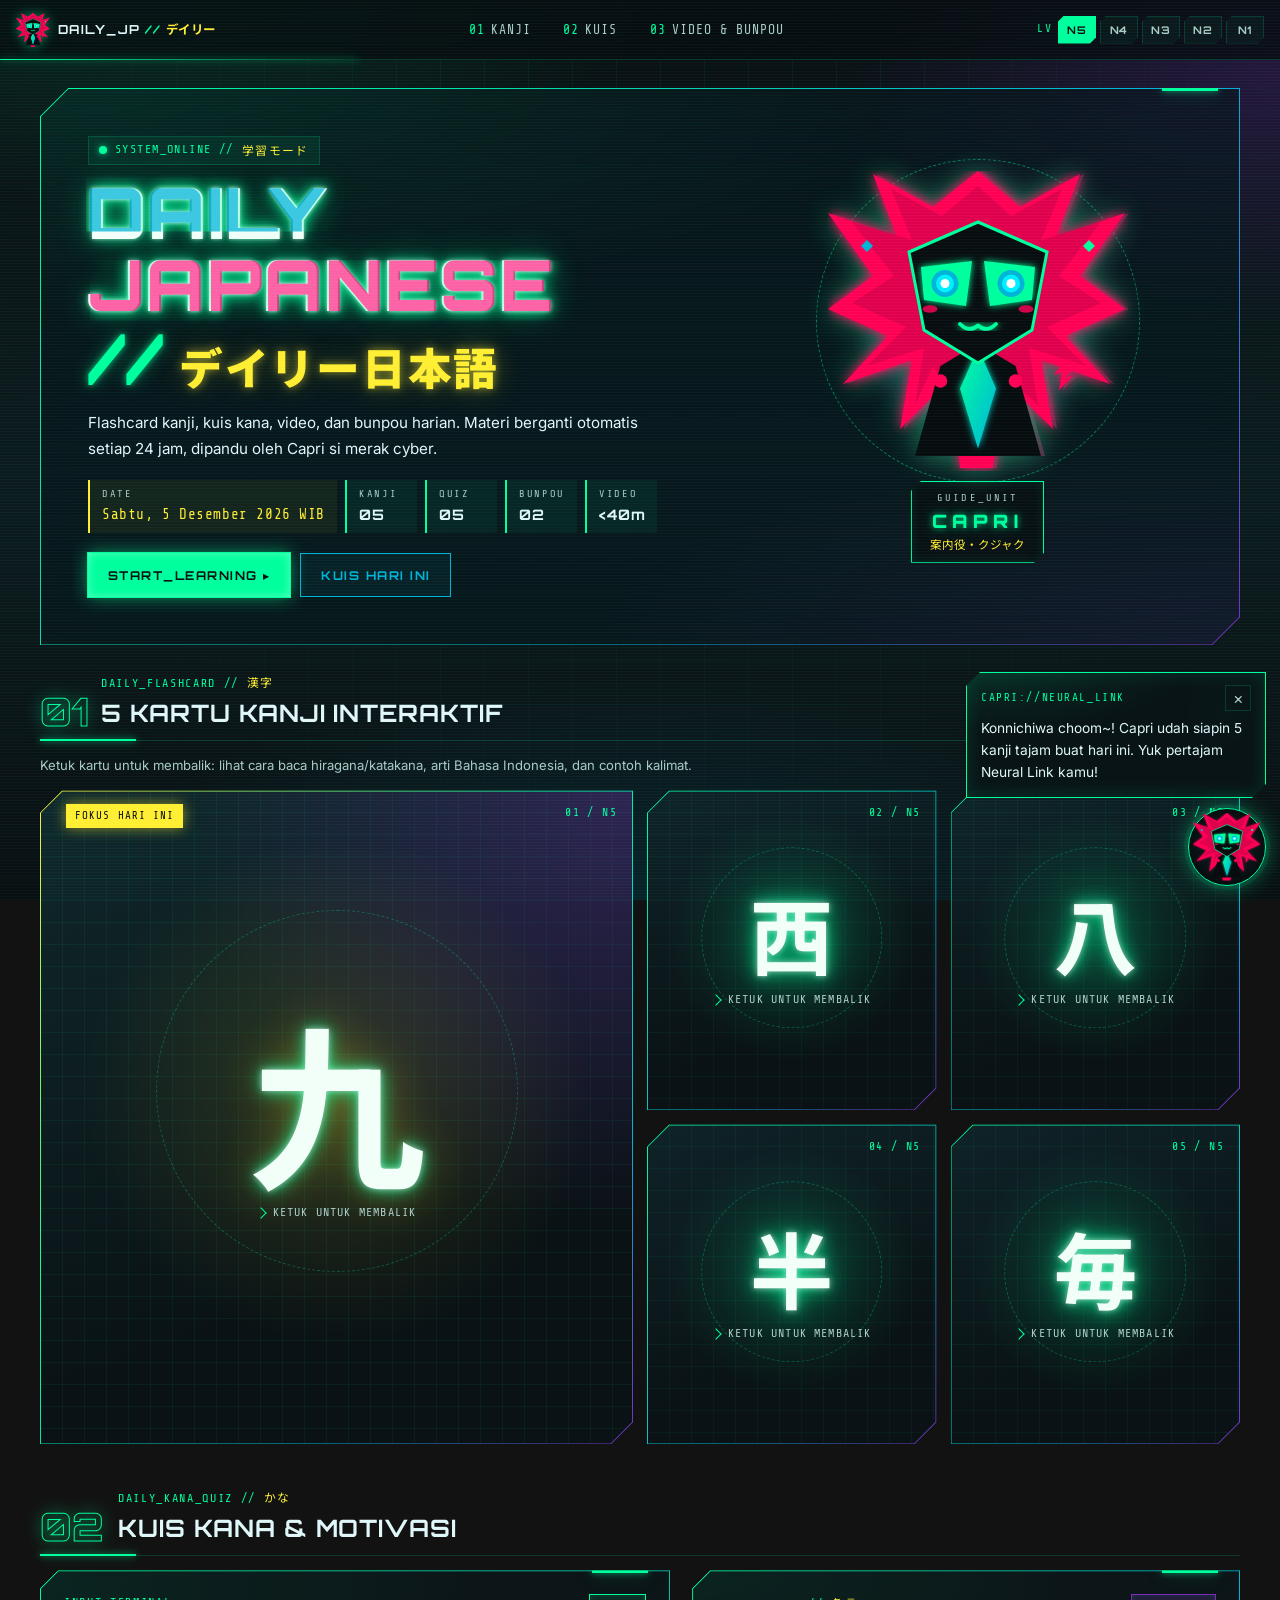
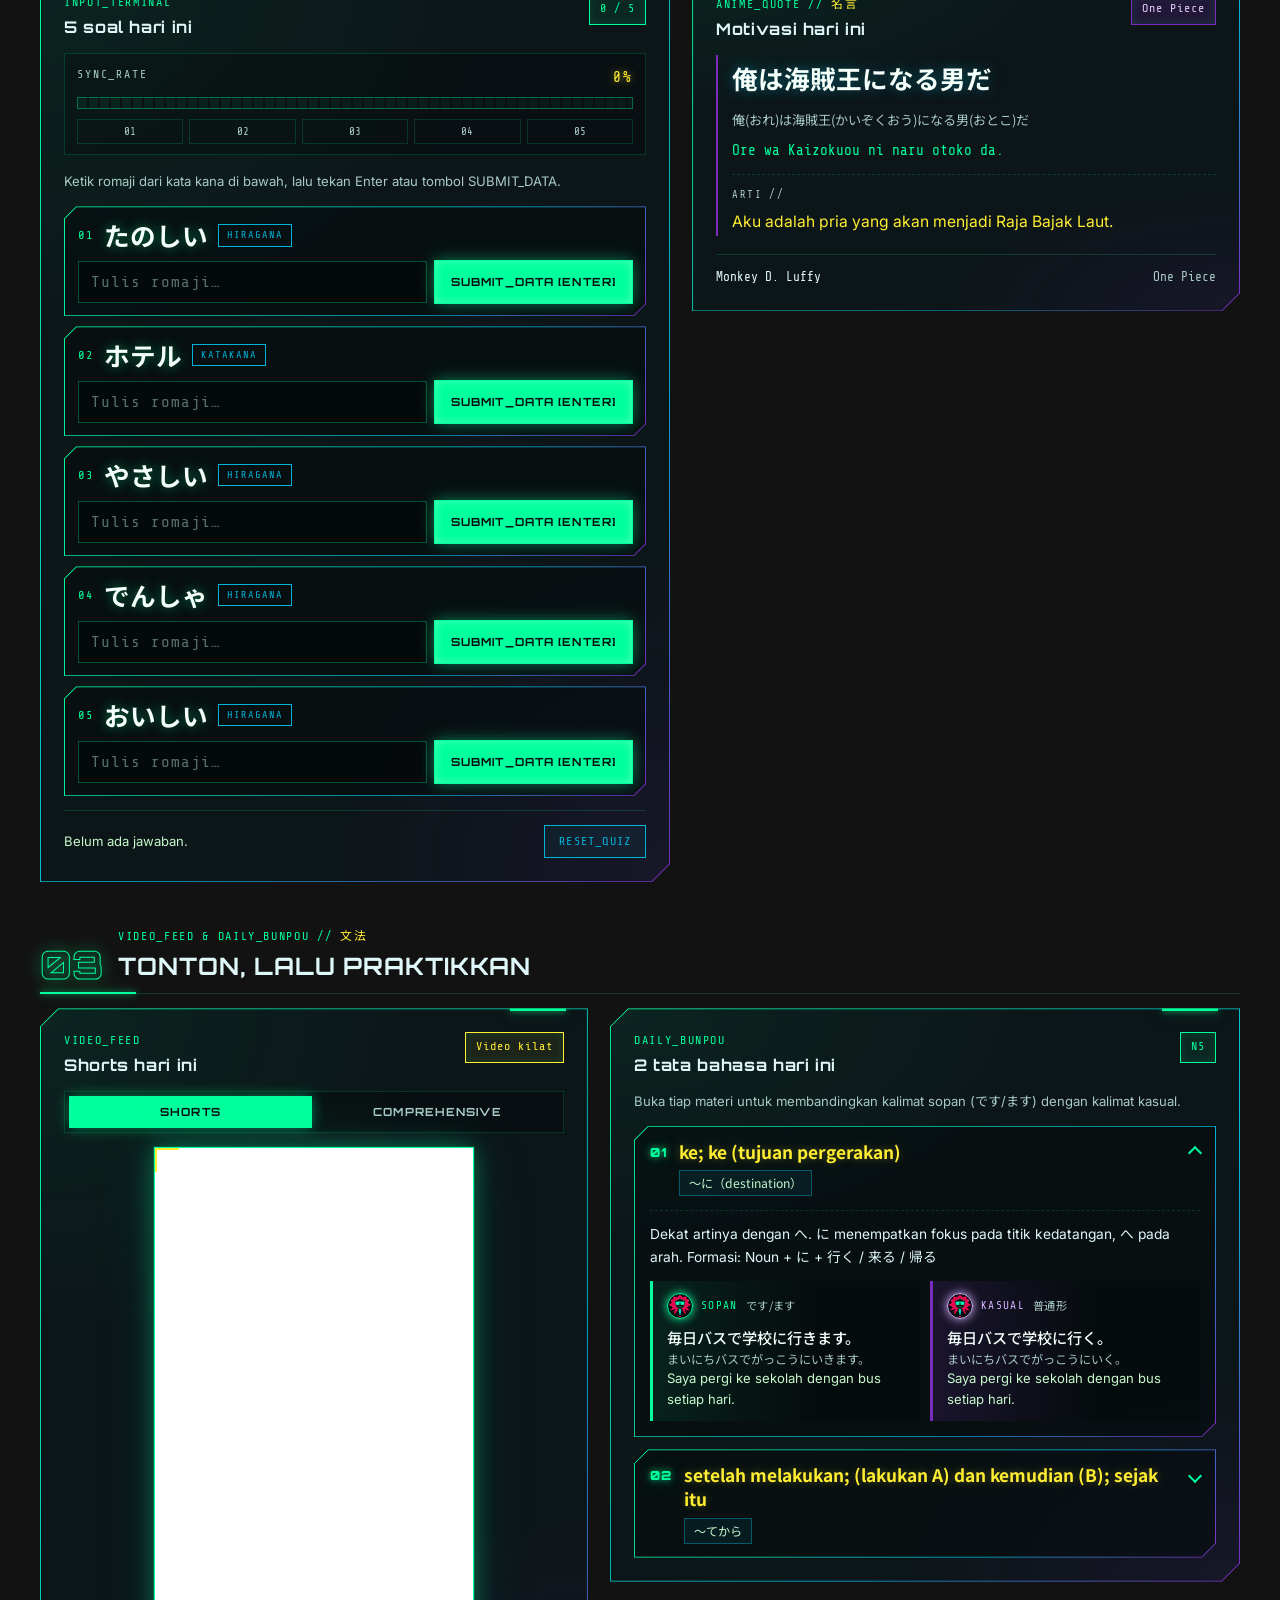
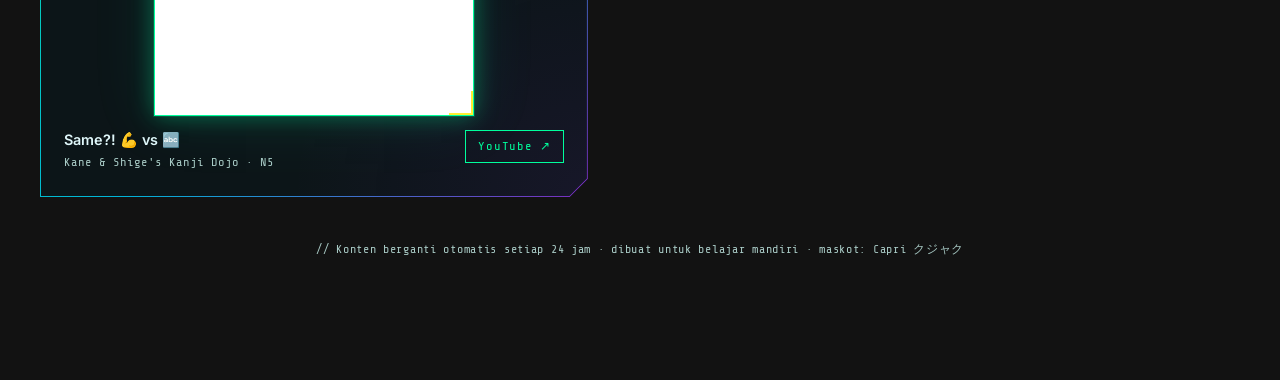
<file: index.html>
<!DOCTYPE html>
<html lang="id">
<head>
  <meta charset="UTF-8">
  <meta name="viewport" content="width=device-width, initial-scale=1.0, viewport-fit=cover">
  <meta name="theme-color" content="#0a0f12">
  <meta name="color-scheme" content="dark">
  <meta name="description" content="Belajar kanji dengan flashcard, kuis kana harian, bunpou, video, dan quote anime motivasi bersama Capri.">
  <title>DAILY JAPANESE // デイリー日本語 — Flashcard, Kuis Kana & Bunpou</title>
  <link rel="icon" type="image/svg+xml" href="assets/capri.svg">
  <link rel="preconnect" href="https://fonts.googleapis.com">
  <link rel="preconnect" href="https://fonts.gstatic.com" crossorigin>
  <link href="https://fonts.googleapis.com/css2?family=Inter:wght@400;500;600;700&family=Noto+Sans+JP:wght@400;500;700;900&family=Orbitron:wght@500;700;900&family=Share+Tech+Mono&display=swap" rel="stylesheet">
  <link rel="stylesheet" href="style.css">
</head>
<body>
  <div class="scan-beam" aria-hidden="true"></div>

  <header class="topbar">
    <a class="topbar-brand" href="#top" aria-label="Daily Japanese, ke atas">
      <img src="assets/capri.svg" alt="" width="34" height="34">
      <span class="topbar-brand-text">DAILY_JP<em>//</em><span lang="ja">デイリー</span></span>
    </a>

    <nav class="topbar-nav" aria-label="Navigasi bagian">
      <a href="#kanji"><span>01</span>Kanji</a>
      <a href="#quiz"><span>02</span>Kuis</a>
      <a href="#learn"><span>03</span>Video &amp; Bunpou</a>
    </nav>

    <div class="level-switch">
      <span class="level-switch-label" aria-hidden="true">LV</span>
      <div class="level-tabs" id="levelTabs" role="group" aria-label="Filter level JLPT"></div>
    </div>
  </header>

  <main class="shell" id="app">
    <section class="hero hud" id="top" aria-labelledby="heroTitle">
      <div class="hero-copy">
        <p class="hero-kicker"><span class="status-dot" aria-hidden="true"></span>SYSTEM_ONLINE // <span lang="ja">学習モード</span></p>
        <h1 class="hero-title" id="heroTitle">
          <span class="glitch" data-text="DAILY JAPANESE">DAILY JAPANESE</span>
          <span class="hero-title-sep" aria-hidden="true">//</span>
          <span class="hero-title-jp" lang="ja">デイリー日本語</span>
        </h1>
        <p class="hero-lead">Flashcard kanji, kuis kana, video, dan bunpou harian. Materi berganti otomatis setiap 24 jam, dipandu oleh Capri si merak cyber.</p>

        <div class="hero-meta">
          <div class="hud-chip hud-chip--date">
            <span class="hud-chip-label">DATE</span>
            <time id="today" datetime=""></time>
          </div>
          <div class="hud-chip"><span class="hud-chip-label">KANJI</span><strong>05</strong></div>
          <div class="hud-chip"><span class="hud-chip-label">QUIZ</span><strong>05</strong></div>
          <div class="hud-chip"><span class="hud-chip-label">BUNPOU</span><strong>02</strong></div>
          <div class="hud-chip"><span class="hud-chip-label">VIDEO</span><strong>&lt;40m</strong></div>
        </div>

        <div class="hero-actions">
          <a class="btn-neon" href="#kanji">START_LEARNING ▸</a>
          <a class="btn-ghost" href="#quiz">Kuis hari ini</a>
        </div>
      </div>

      <figure class="hero-mascot">
        <div class="hero-mascot-ring">
          <img src="assets/capri.svg" alt="Capri, maskot merak cyberpunk berwarna hijau neon" width="260" height="260">
        </div>
        <figcaption class="hero-mascot-badge">
          <span class="hero-mascot-role">GUIDE_UNIT</span>
          <strong>CAPRI</strong>
          <span lang="ja">案内役・クジャク</span>
        </figcaption>
      </figure>
    </section>

    <div class="state hud" id="state" role="status" aria-live="polite">
      <span class="spinner" aria-hidden="true"></span>
      <p id="stateText">Memuat data harian…</p>
      <button class="retry" id="retry" type="button" hidden>Coba lagi</button>
    </div>

    <div class="content" id="content" hidden>
      <!-- 01 // Kanji flashcard -->
      <section class="section kanji-panel" id="kanji" aria-labelledby="kanjiHeading">
        <div class="section-head">
          <span class="section-index" aria-hidden="true">01</span>
          <div class="section-titles">
            <p class="eyebrow">DAILY_FLASHCARD // <span lang="ja">漢字</span></p>
            <h2 id="kanjiHeading"><span id="kanjiCount">5</span> kartu kanji interaktif</h2>
          </div>
          <span class="level-tag" id="levelLabel">N5</span>
        </div>
        <p class="hint-text">Ketuk kartu untuk membalik: lihat cara baca hiragana/katakana, arti Bahasa Indonesia, dan contoh kalimat.</p>
        <div class="kanji-list" id="kanjiList" aria-live="polite"></div>
      </section>

      <!-- 02 // Kuis kana + quote -->
      <div class="section" id="quiz">
        <div class="section-head">
          <span class="section-index" aria-hidden="true">02</span>
          <div class="section-titles">
            <p class="eyebrow">DAILY_KANA_QUIZ // <span lang="ja">かな</span></p>
            <h2>Kuis kana &amp; motivasi</h2>
          </div>
        </div>

        <div class="grid-2">
          <section class="panel hud quiz-panel" aria-labelledby="quizHeading">
            <div class="panel-head">
              <div>
                <p class="eyebrow">INPUT_TERMINAL</p>
                <h3 class="panel-title" id="quizHeading">5 soal hari ini</h3>
              </div>
              <span class="level-tag" id="quizScore">0 / 5</span>
            </div>

            <div class="hud-meter">
              <div class="hud-meter-top">
                <span>SYNC_RATE</span>
                <span class="hud-meter-value" id="quizPercent">0%</span>
              </div>
              <div class="hud-meter-track" id="quizMeter" role="progressbar" aria-label="Skor kuis" aria-valuemin="0" aria-valuemax="5" aria-valuenow="0">
                <span class="hud-meter-fill" id="quizMeterFill"></span>
              </div>
              <ol class="hud-meter-steps" id="quizSteps" aria-hidden="true"></ol>
            </div>

            <p class="hint-text">Ketik romaji dari kata kana di bawah, lalu tekan Enter atau tombol SUBMIT_DATA.</p>
            <div class="quiz-list" id="quizList" aria-live="polite"></div>

            <div class="quiz-footer">
              <p class="quiz-message" id="quizMessage">Belum ada jawaban.</p>
              <button class="ghost-btn" id="quizReset" type="button">RESET_QUIZ</button>
            </div>
          </section>

          <section class="panel hud quote-panel" id="quotePanel" aria-labelledby="quoteHeading">
            <div class="quote-head">
              <div>
                <p class="eyebrow">ANIME_QUOTE // <span lang="ja">名言</span></p>
                <h3 class="panel-title" id="quoteHeading">Motivasi hari ini</h3>
              </div>
              <span class="badge" id="quoteBadge">Anime</span>
            </div>

            <blockquote class="quote-body">
              <p class="quote-kanji" id="quoteKanji" lang="ja"></p>
              <p class="quote-furigana" id="quoteFurigana" lang="ja"></p>
              <p class="quote-romaji" id="quoteRomaji"></p>
              <p class="quote-translation" id="quoteTranslation"></p>
            </blockquote>

            <footer class="quote-source">
              <span id="quoteCharacter">—</span>
              <span class="quote-anime" id="quoteAnime">—</span>
            </footer>
          </section>
        </div>
      </div>

      <!-- 03 // Video + bunpou -->
      <div class="section" id="learn">
        <div class="section-head">
          <span class="section-index" aria-hidden="true">03</span>
          <div class="section-titles">
            <p class="eyebrow">VIDEO_FEED &amp; DAILY_BUNPOU // <span lang="ja">文法</span></p>
            <h2>Tonton, lalu praktikkan</h2>
          </div>
        </div>

        <div class="grid-2 grid-learn">
          <section class="panel hud video-panel" aria-labelledby="videoHeading">
            <div class="panel-head">
              <div>
                <p class="eyebrow">VIDEO_FEED</p>
                <h3 class="panel-title" id="videoHeading">Pilih mode belajar</h3>
              </div>
              <span class="video-desc" id="videoDesc">—</span>
            </div>

            <div class="segmented" id="videoModes" role="group" aria-label="Mode video"></div>

            <div class="video-frame is-short" id="videoFrame">
              <iframe
                class="player is-loading"
                id="video"
                title="Video pembelajaran"
                src="about:blank"
                allow="accelerometer; autoplay; clipboard-write; encrypted-media; gyroscope; picture-in-picture; web-share"
                referrerpolicy="strict-origin-when-cross-origin"
                allowfullscreen
              ></iframe>
              <div class="video-loading" id="videoLoading">
                <span class="spinner" aria-hidden="true"></span>
                <span>LOADING_STREAM…</span>
              </div>
            </div>

            <div class="video-meta">
              <div>
                <p class="video-title" id="videoTitle">—</p>
                <p class="video-channel" id="videoChannel">—</p>
              </div>
              <div class="video-links">
                <a class="watch-link" id="videoWatch" href="#" target="_blank" rel="noopener noreferrer">YouTube ↗</a>
                <a class="watch-link" id="videoPlaylist" href="#" target="_blank" rel="noopener noreferrer" hidden>Playlist ↗</a>
              </div>
            </div>
          </section>

          <section class="panel hud grammar-panel" id="bunpou" aria-labelledby="grammarHeading">
            <div class="panel-head">
              <div>
                <p class="eyebrow">DAILY_BUNPOU</p>
                <h3 class="panel-title" id="grammarHeading">2 tata bahasa hari ini</h3>
              </div>
              <span class="level-tag" id="grammarLevel">N5</span>
            </div>
            <p class="hint-text">Buka tiap materi untuk membandingkan kalimat sopan (です/ます) dengan kalimat kasual.</p>
            <div class="grammar-list" id="grammarList" aria-live="polite"></div>
          </section>
        </div>
      </div>

      <p class="site-footer">// Konten berganti otomatis setiap 24 jam · dibuat untuk belajar mandiri · maskot: Capri <span lang="ja">クジャク</span></p>
    </div>
  </main>

  <aside class="capri" id="capri" data-mood="idle" aria-label="Capri, pemandu belajar">
    <div class="capri-bubble" id="capriBubble" hidden>
      <div class="capri-bubble-head">
        <span class="capri-mood" id="capriMood">CAPRI://ONLINE</span>
        <button class="capri-close" id="capriClose" type="button" aria-label="Tutup pesan Capri">×</button>
      </div>
      <p class="capri-text" id="capriText">Halo! Aku Capri.</p>
    </div>
    <button class="capri-toggle" id="capriToggle" type="button" aria-expanded="false" aria-controls="capriBubble" aria-label="Tampilkan pesan dari Capri">
      <img src="assets/capri.svg" alt="" width="64" height="64">
      <span class="capri-ping" aria-hidden="true"></span>
    </button>
  </aside>

  <noscript>Website ini membutuhkan JavaScript untuk memuat materi harian.</noscript>
  <script src="app.js"></script>
</body>
</html>
</file>
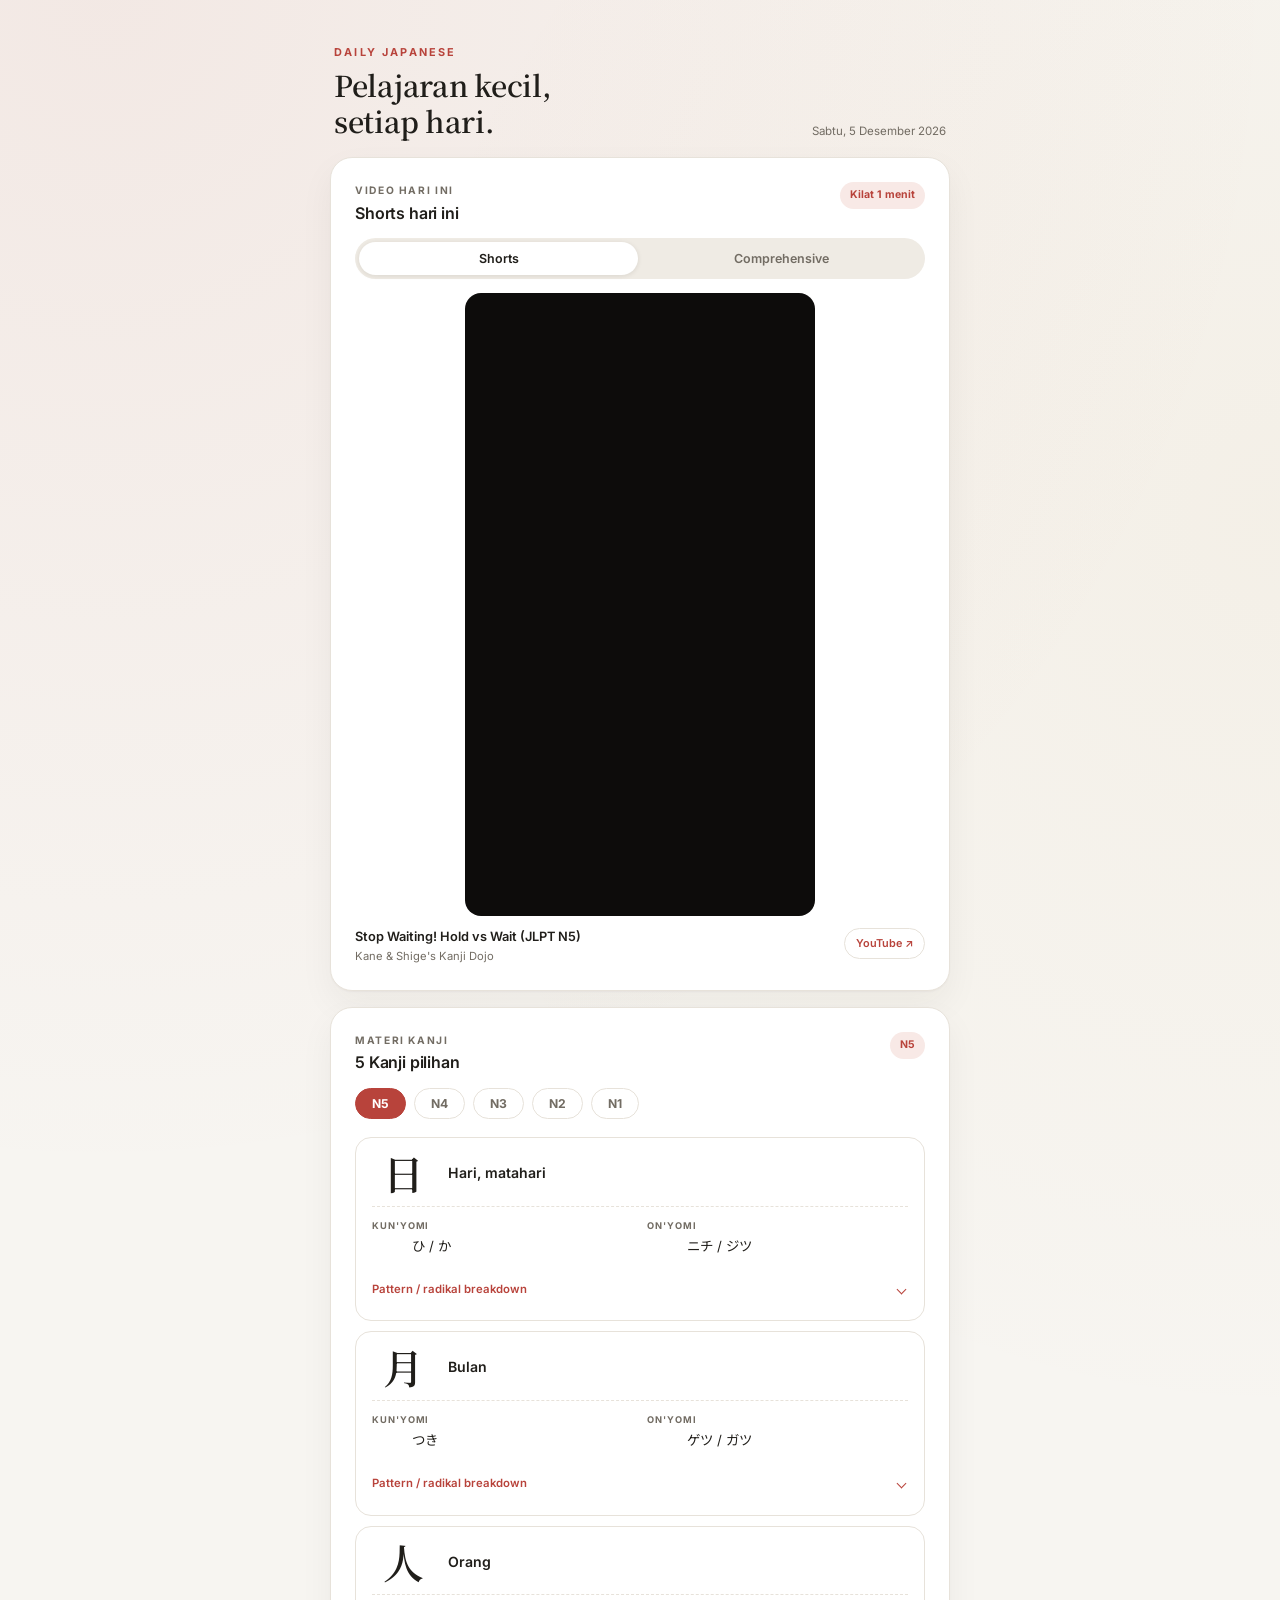
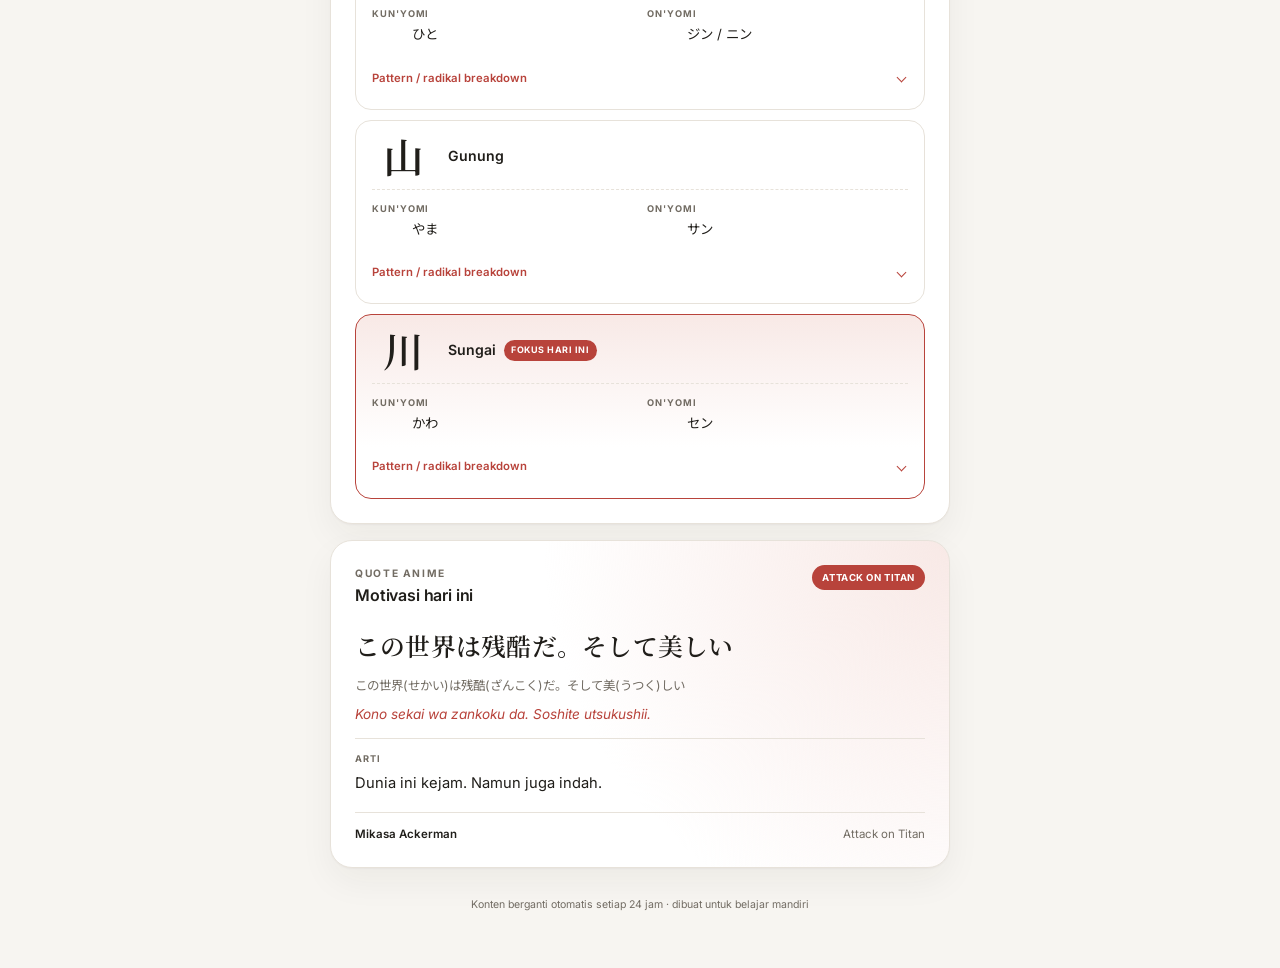
<file: comber/index.html>
<!DOCTYPE html>
<html lang="id">
<head>
  <meta charset="UTF-8">
  <meta name="viewport" content="width=device-width, initial-scale=1.0, viewport-fit=cover">
  <meta name="theme-color" content="#f7f5f1">
  <meta name="description" content="Belajar kanji JLPT N5 sampai N1 dan quote anime motivasi, diperbarui setiap hari.">
  <title>Daily Japanese — Kanji & Quote Anime</title>
  <link rel="preconnect" href="https://fonts.googleapis.com">
  <link rel="preconnect" href="https://fonts.gstatic.com" crossorigin>
  <link href="https://fonts.googleapis.com/css2?family=Inter:wght@400;500;600;700&family=Noto+Sans+JP:wght@400;500;700&family=Noto+Serif+JP:wght@500;600;700&display=swap" rel="stylesheet">
  <style>
    :root {
      --bg: #f7f5f1;
      --bg-soft: #efebe4;
      --surface: #ffffff;
      --text: #201e1a;
      --muted: #726c63;
      --line: #e7e2da;
      --accent: #b8433b;
      --accent-soft: #f8e9e6;
      --radius: 22px;
      --shadow: 0 1px 2px rgba(40, 32, 24, .04), 0 14px 34px rgba(40, 32, 24, .05);
    }

    * { box-sizing: border-box; }

    html {
      -webkit-text-size-adjust: 100%;
      scroll-behavior: smooth;
    }

    body {
      margin: 0;
      min-height: 100dvh;
      color: var(--text);
      font-family: "Inter", "Noto Sans JP", system-ui, -apple-system, sans-serif;
      line-height: 1.6;
      background:
        radial-gradient(circle at 8% 0%, rgba(184, 67, 59, .07), transparent 42%),
        radial-gradient(circle at 100% 20%, rgba(185, 138, 46, .05), transparent 38%),
        var(--bg);
      -webkit-font-smoothing: antialiased;
    }

    a { color: inherit; }

    button { font-family: inherit; }

    .shell {
      width: min(100% - 32px, 620px);
      margin: 0 auto;
      padding: 28px 0 calc(44px + env(safe-area-inset-bottom));
      display: flex;
      flex-direction: column;
      gap: 18px;
    }

    .site-header {
      display: flex;
      align-items: flex-end;
      justify-content: space-between;
      gap: 16px;
      padding: 0 4px;
    }

    .brand {
      margin: 0 0 6px;
      font-size: .68rem;
      font-weight: 700;
      letter-spacing: .2em;
      text-transform: uppercase;
      color: var(--accent);
    }

    .site-header h1 {
      margin: 0;
      font-family: "Noto Serif JP", serif;
      font-size: clamp(1.35rem, 5vw, 1.8rem);
      font-weight: 600;
      line-height: 1.25;
      letter-spacing: -.01em;
    }

    .site-header time {
      max-width: 42%;
      font-size: .72rem;
      line-height: 1.45;
      text-align: right;
      color: var(--muted);
    }

    .state {
      display: flex;
      flex-direction: column;
      align-items: center;
      gap: 12px;
      padding: 48px 22px;
      border: 1px solid var(--line);
      border-radius: var(--radius);
      background: var(--surface);
      color: var(--muted);
      font-size: .85rem;
      text-align: center;
      box-shadow: var(--shadow);
    }

    .state[hidden],
    .content[hidden] { display: none; }

    .state p { margin: 0; }

    .retry {
      border: 0;
      border-radius: 999px;
      padding: 9px 18px;
      background: var(--accent);
      color: #fff;
      font-size: .78rem;
      font-weight: 600;
      cursor: pointer;
    }

    .content {
      display: flex;
      flex-direction: column;
      gap: 16px;
    }

    .content > * {
      animation: rise .55s ease both;
    }

    .content > *:nth-child(2) { animation-delay: .04s; }
    .content > *:nth-child(3) { animation-delay: .08s; }
    .content > *:nth-child(4) { animation-delay: .12s; }

    .panel {
      padding: 18px;
      border: 1px solid var(--line);
      border-radius: var(--radius);
      background: var(--surface);
      box-shadow: var(--shadow);
    }

    .panel-head,
    .quote-head {
      display: flex;
      align-items: flex-start;
      justify-content: space-between;
      gap: 12px;
      margin-bottom: 14px;
    }

    .eyebrow {
      margin: 0 0 4px;
      font-size: .64rem;
      font-weight: 700;
      letter-spacing: .16em;
      text-transform: uppercase;
      color: var(--muted);
    }

    .panel h2 {
      margin: 0;
      font-size: 1rem;
      font-weight: 600;
      line-height: 1.35;
      letter-spacing: -.01em;
    }

    .video-desc,
    .level-tag {
      flex: 0 0 auto;
      padding: 5px 10px;
      border-radius: 999px;
      background: var(--accent-soft);
      color: var(--accent);
      font-size: .66rem;
      font-weight: 700;
      white-space: nowrap;
    }

    .segmented {
      display: grid;
      grid-template-columns: 1fr 1fr;
      gap: 4px;
      margin-bottom: 14px;
      padding: 4px;
      border-radius: 999px;
      background: var(--bg-soft);
    }

    .seg-btn {
      border: 0;
      border-radius: 999px;
      padding: 9px 12px;
      background: transparent;
      color: var(--muted);
      font-size: .78rem;
      font-weight: 600;
      cursor: pointer;
      transition: background .2s ease, color .2s ease, box-shadow .2s ease;
    }

    .seg-btn[aria-pressed="true"] {
      background: var(--surface);
      color: var(--text);
      box-shadow: 0 1px 5px rgba(40, 32, 24, .1);
    }

    .video-frame {
      position: relative;
      width: 100%;
      overflow: hidden;
      border-radius: 16px;
      background: #0d0c0b;
      transition: max-width .25s ease;
    }

    .video-frame.is-short {
      max-width: 320px;
      margin-inline: auto;
      aspect-ratio: 9 / 16;
    }

    .video-frame.is-wide {
      aspect-ratio: 16 / 9;
    }

    .player {
      position: absolute;
      inset: 0;
      width: 100%;
      height: 100%;
      border: 0;
      opacity: 1;
      transition: opacity .3s ease;
    }

    .player.is-loading { opacity: 0; }

    .video-loading {
      position: absolute;
      inset: 0;
      z-index: 2;
      display: flex;
      flex-direction: column;
      align-items: center;
      justify-content: center;
      gap: 10px;
      background: #11100f;
      color: #bdb7ae;
      font-size: .76rem;
    }

    .video-loading[hidden] { display: none; }

    .spinner {
      width: 18px;
      height: 18px;
      border: 2px solid rgba(114, 108, 99, .2);
      border-top-color: var(--accent);
      border-radius: 50%;
      animation: spin .8s linear infinite;
    }

    .spinner--light {
      border-color: rgba(255, 255, 255, .18);
      border-top-color: #fff;
    }

    .video-meta {
      display: flex;
      align-items: flex-start;
      justify-content: space-between;
      gap: 12px;
      margin-top: 12px;
    }

    .video-title {
      margin: 0;
      font-size: .8rem;
      font-weight: 600;
      line-height: 1.45;
    }

    .video-channel {
      margin: 2px 0 0;
      font-size: .7rem;
      color: var(--muted);
    }

    .watch-link {
      flex: 0 0 auto;
      padding: 6px 11px;
      border: 1px solid var(--line);
      border-radius: 999px;
      color: var(--accent);
      font-size: .68rem;
      font-weight: 600;
      text-decoration: none;
      transition: border-color .2s ease;
    }

    .watch-link:hover { border-color: var(--accent); }

    .level-tabs {
      display: flex;
      gap: 8px;
      margin-bottom: 14px;
      padding-bottom: 4px;
      overflow-x: auto;
      scrollbar-width: none;
    }

    .level-tabs::-webkit-scrollbar { display: none; }

    .level-btn {
      flex: 0 0 auto;
      padding: 7px 16px;
      border: 1px solid var(--line);
      border-radius: 999px;
      background: var(--surface);
      color: var(--muted);
      font-size: .76rem;
      font-weight: 700;
      cursor: pointer;
      transition: background .2s ease, border-color .2s ease, color .2s ease;
    }

    .level-btn[aria-pressed="true"] {
      border-color: var(--accent);
      background: var(--accent);
      color: #fff;
    }

    .kanji-list {
      display: grid;
      gap: 10px;
    }

    .kanji-card {
      padding: 15px 16px;
      border: 1px solid var(--line);
      border-radius: 16px;
      background: var(--surface);
      transition: border-color .2s ease, background .2s ease;
    }

    .kanji-card.is-focus {
      border-color: var(--accent);
      background: linear-gradient(180deg, var(--accent-soft), var(--surface) 72%);
    }

    .kanji-head {
      display: flex;
      align-items: center;
      gap: 14px;
    }

    .kanji-char {
      flex: 0 0 62px;
      font-family: "Noto Serif JP", serif;
      font-size: 2.55rem;
      font-weight: 600;
      line-height: 1;
      text-align: center;
    }

    .kanji-info {
      flex: 1;
      min-width: 0;
    }

    .kanji-title-row {
      display: flex;
      flex-wrap: wrap;
      align-items: center;
      gap: 8px;
    }

    .kanji-meaning {
      font-size: .88rem;
      font-weight: 600;
    }

    .focus-badge {
      padding: 3px 7px;
      border-radius: 999px;
      background: var(--accent);
      color: #fff;
      font-size: .56rem;
      font-weight: 700;
      letter-spacing: .06em;
      text-transform: uppercase;
      white-space: nowrap;
    }

    .readings {
      display: grid;
      grid-template-columns: 1fr 1fr;
      gap: 8px 14px;
      margin-top: 12px;
      padding-top: 12px;
      border-top: 1px dashed var(--line);
    }

    .reading-label {
      display: block;
      font-size: .58rem;
      font-weight: 700;
      letter-spacing: .1em;
      text-transform: uppercase;
      color: var(--muted);
    }

    .reading-value {
      display: block;
      margin-top: 2px;
      font-size: .84rem;
    }

    .pattern { margin-top: 8px; }

    .pattern summary {
      display: flex;
      align-items: center;
      justify-content: space-between;
      gap: 10px;
      padding: 7px 0;
      list-style: none;
      color: var(--accent);
      font-size: .71rem;
      font-weight: 600;
      cursor: pointer;
    }

    .pattern summary::-webkit-details-marker { display: none; }

    .chevron {
      width: 7px;
      height: 7px;
      margin-right: 3px;
      border-right: 1.5px solid currentColor;
      border-bottom: 1.5px solid currentColor;
      transform: rotate(45deg);
      transition: transform .2s ease;
    }

    .pattern[open] .chevron { transform: rotate(-135deg); }

    .pattern-text {
      margin: 0;
      padding: 5px 0 2px;
      color: var(--muted);
      font-size: .8rem;
      line-height: 1.7;
    }

    .quote-panel {
      background:
        radial-gradient(circle at 100% 0%, var(--accent-soft), transparent 58%),
        var(--surface);
    }

    .badge {
      flex: 0 0 auto;
      padding: 5px 10px;
      border-radius: 999px;
      background: var(--accent);
      color: #fff;
      font-size: .6rem;
      font-weight: 700;
      letter-spacing: .06em;
      text-transform: uppercase;
      white-space: nowrap;
    }

    .quote-body {
      margin: 16px 0 0;
      padding: 0;
    }

    .quote-kanji {
      margin: 0;
      font-family: "Noto Serif JP", serif;
      font-size: clamp(1.15rem, 4.6vw, 1.55rem);
      font-weight: 600;
      line-height: 1.8;
      letter-spacing: .01em;
    }

    .quote-furigana {
      margin: 8px 0 0;
      color: var(--muted);
      font-size: .78rem;
      line-height: 1.7;
    }

    .quote-romaji {
      margin: 8px 0 0;
      color: var(--accent);
      font-size: .85rem;
      font-style: italic;
      line-height: 1.6;
    }

    .quote-translation {
      margin: 12px 0 0;
      padding-top: 12px;
      border-top: 1px solid var(--line);
      font-size: .92rem;
      line-height: 1.7;
    }

    .quote-translation::before {
      content: "Arti";
      display: block;
      margin-bottom: 4px;
      color: var(--muted);
      font-size: .58rem;
      font-weight: 700;
      font-style: normal;
      letter-spacing: .1em;
      text-transform: uppercase;
    }

    .quote-source {
      display: flex;
      align-items: center;
      justify-content: space-between;
      gap: 12px;
      margin-top: 16px;
      padding-top: 12px;
      border-top: 1px solid var(--line);
      font-size: .72rem;
    }

    .quote-source #quoteCharacter { font-weight: 600; }

    .quote-anime { color: var(--muted); text-align: right; }

    .quote-panel.is-updating .quote-body {
      animation: quoteIn .45s ease;
    }

    .site-footer {
      padding-top: 2px;
      color: var(--muted);
      font-size: .66rem;
      text-align: center;
    }

    :focus-visible {
      outline: 2px solid var(--accent);
      outline-offset: 2px;
    }

    @keyframes spin { to { transform: rotate(360deg); } }

    @keyframes rise {
      from { opacity: 0; transform: translateY(10px); }
      to { opacity: 1; transform: translateY(0); }
    }

    @keyframes quoteIn {
      from { opacity: .35; transform: translateY(4px); }
      to { opacity: 1; transform: translateY(0); }
    }

    @media (min-width: 560px) {
      .shell { padding-top: 44px; }
      .panel { padding: 24px; }
      .video-frame.is-short { max-width: 350px; }
    }

    @media (prefers-color-scheme: dark) {
      :root {
        --bg: #12110f;
        --bg-soft: #211e1a;
        --surface: #1b1916;
        --text: #f2eee7;
        --muted: #a49c91;
        --line: #2e2a24;
        --accent: #e07a70;
        --accent-soft: #2c1e1b;
        --shadow: 0 1px 2px rgba(0, 0, 0, .2), 0 14px 34px rgba(0, 0, 0, .22);
      }

      .video-frame { background: #000; }

      .level-btn[aria-pressed="true"],
      .badge,
      .focus-badge,
      .retry { color: #1b1916; }
    }

    @media (prefers-reduced-motion: reduce) {
      html { scroll-behavior: auto; }
      .content > *,
      .quote-panel.is-updating .quote-body { animation: none; }
      .video-frame,
      .player,
      .seg-btn,
      .level-btn { transition: none; }
    }
  </style>
</head>
<body>
  <main class="shell" id="app">
    <header class="site-header">
      <div>
        <p class="brand">Daily Japanese</p>
        <h1>Pelajaran kecil,<br>setiap hari.</h1>
      </div>
      <time id="today" datetime=""></time>
    </header>

    <div class="state" id="state" role="status" aria-live="polite">
      <span class="spinner" aria-hidden="true"></span>
      <p id="stateText">Memuat data harian…</p>
      <button class="retry" id="retry" type="button" hidden>Coba lagi</button>
    </div>

    <div class="content" id="content" hidden>
      <section class="panel video-panel" aria-labelledby="videoHeading">
        <div class="panel-head">
          <div>
            <p class="eyebrow">Video hari ini</p>
            <h2 id="videoHeading">Pilih mode belajar</h2>
          </div>
          <span class="video-desc" id="videoDesc">—</span>
        </div>

        <div class="segmented" id="videoModes" role="group" aria-label="Mode video"></div>

        <div class="video-frame is-short" id="videoFrame">
          <iframe
            class="player is-loading"
            id="video"
            title="Video pembelajaran"
            src="about:blank"
            allow="accelerometer; autoplay; clipboard-write; encrypted-media; gyroscope; picture-in-picture; web-share"
            referrerpolicy="strict-origin-when-cross-origin"
            allowfullscreen
          ></iframe>
          <div class="video-loading" id="videoLoading">
            <span class="spinner spinner--light" aria-hidden="true"></span>
            <span>Memuat video…</span>
          </div>
        </div>

        <div class="video-meta">
          <div>
            <p class="video-title" id="videoTitle">—</p>
            <p class="video-channel" id="videoChannel">—</p>
          </div>
          <a class="watch-link" id="videoWatch" href="#" target="_blank" rel="noopener noreferrer">YouTube ↗</a>
        </div>
      </section>

      <section class="panel kanji-panel" aria-labelledby="kanjiHeading">
        <div class="panel-head">
          <div>
            <p class="eyebrow">Materi kanji</p>
            <h2><span id="kanjiCount">5</span> <span id="kanjiHeading">Kanji pilihan</span></h2>
          </div>
          <span class="level-tag" id="levelLabel">N5</span>
        </div>

        <div class="level-tabs" id="levelTabs" role="group" aria-label="Filter level JLPT"></div>
        <div class="kanji-list" id="kanjiList" aria-live="polite"></div>
      </section>

      <section class="panel quote-panel" id="quotePanel" aria-labelledby="quoteHeading">
        <div class="quote-head">
          <div>
            <p class="eyebrow">Quote anime</p>
            <h2 id="quoteHeading">Motivasi hari ini</h2>
          </div>
          <span class="badge" id="quoteBadge">Anime</span>
        </div>

        <blockquote class="quote-body">
          <p class="quote-kanji" id="quoteKanji"></p>
          <p class="quote-furigana" id="quoteFurigana"></p>
          <p class="quote-romaji" id="quoteRomaji"></p>
          <p class="quote-translation" id="quoteTranslation"></p>
        </blockquote>

        <footer class="quote-source">
          <span id="quoteCharacter">—</span>
          <span class="quote-anime" id="quoteAnime">—</span>
        </footer>
      </section>

      <p class="site-footer">Konten berganti otomatis setiap 24 jam · dibuat untuk belajar mandiri</p>
    </div>
  </main>

  <noscript>Website ini membutuhkan JavaScript untuk memuat materi harian.</noscript>
  <script src="app.js"></script>
</body>
</html>
</file>
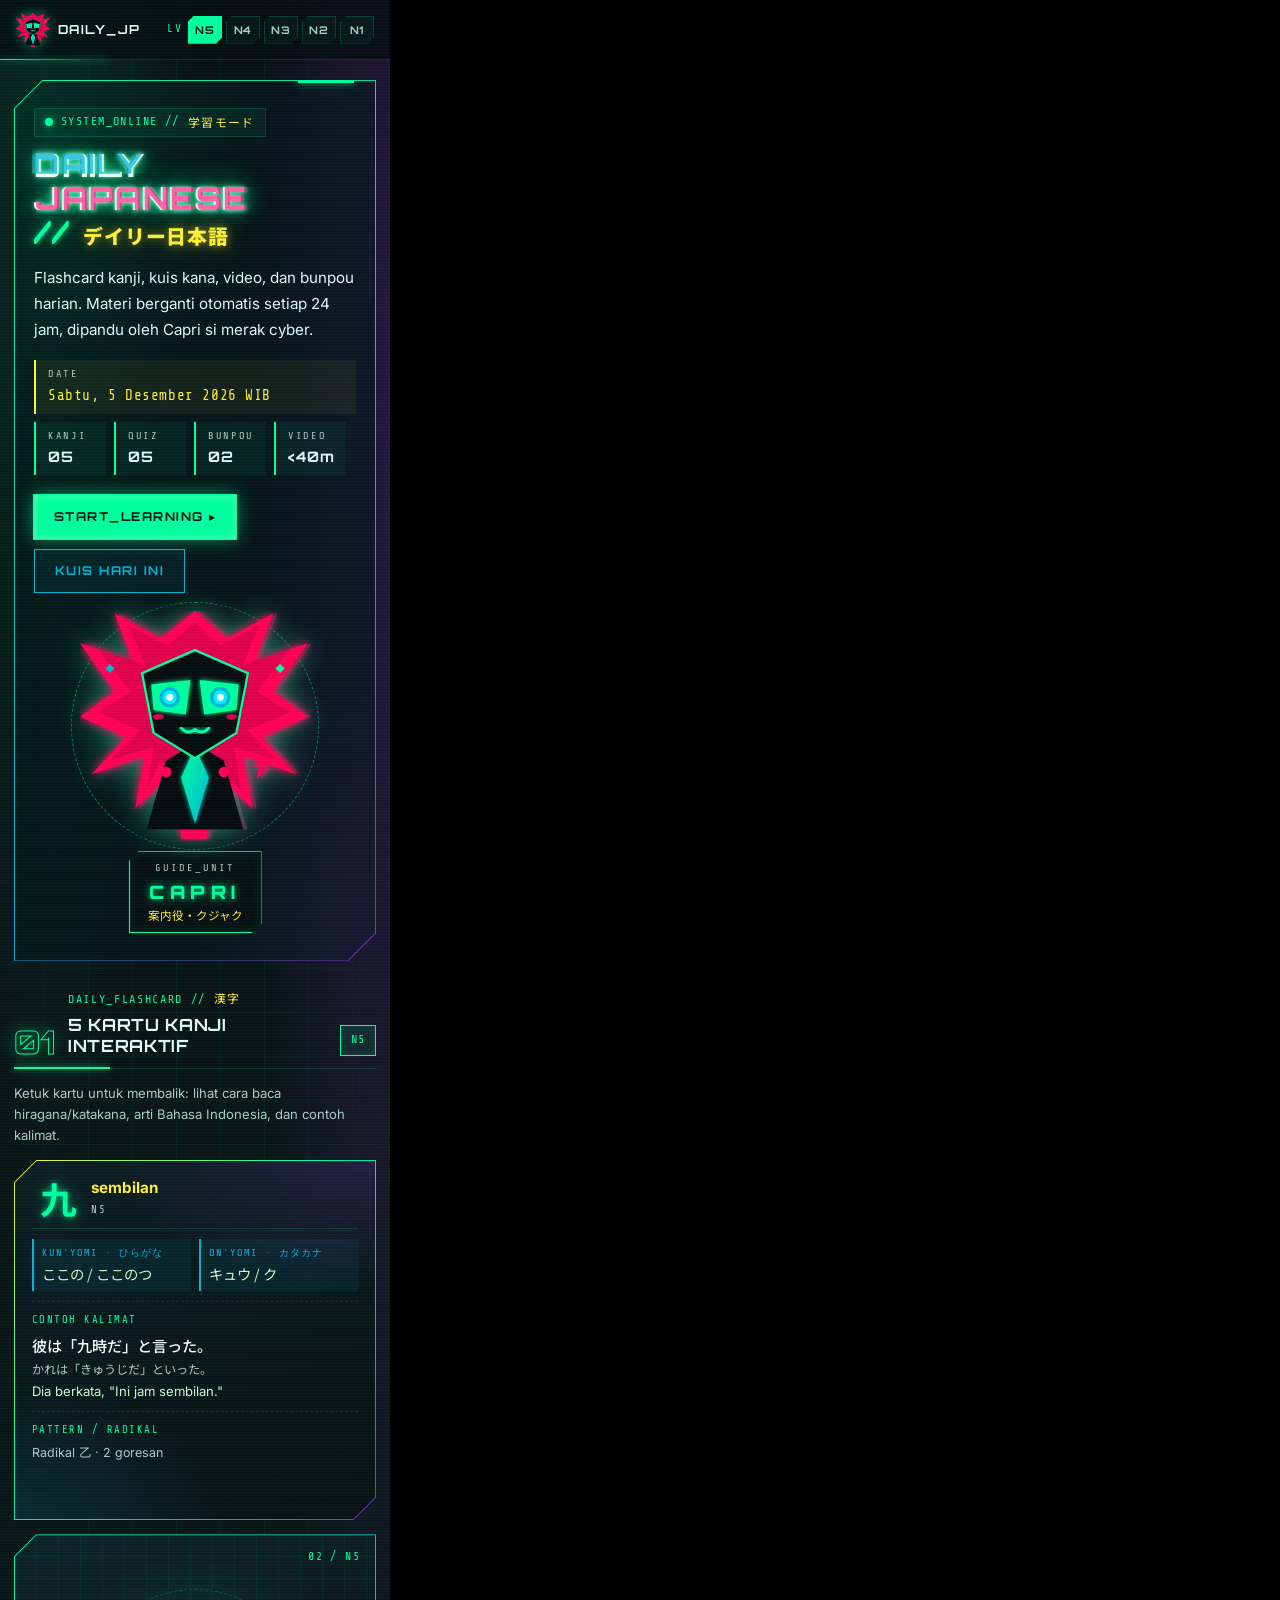
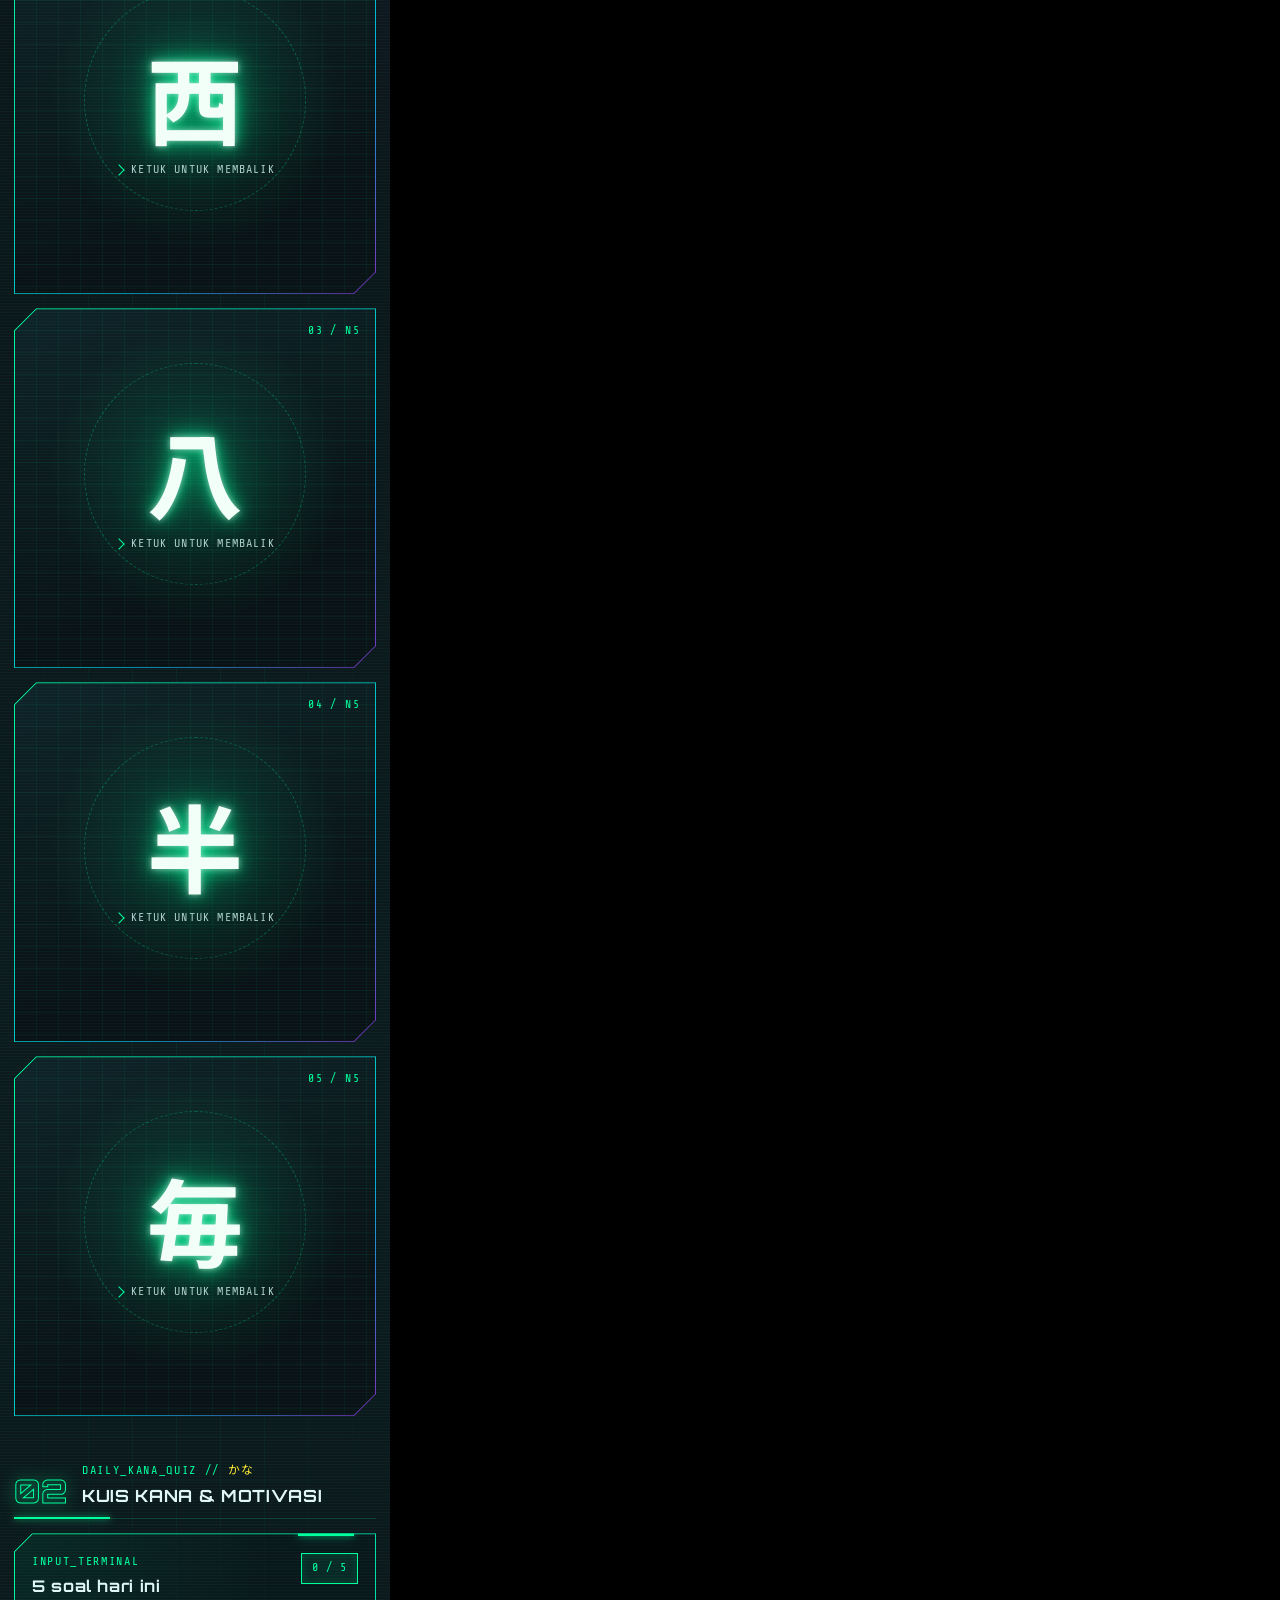
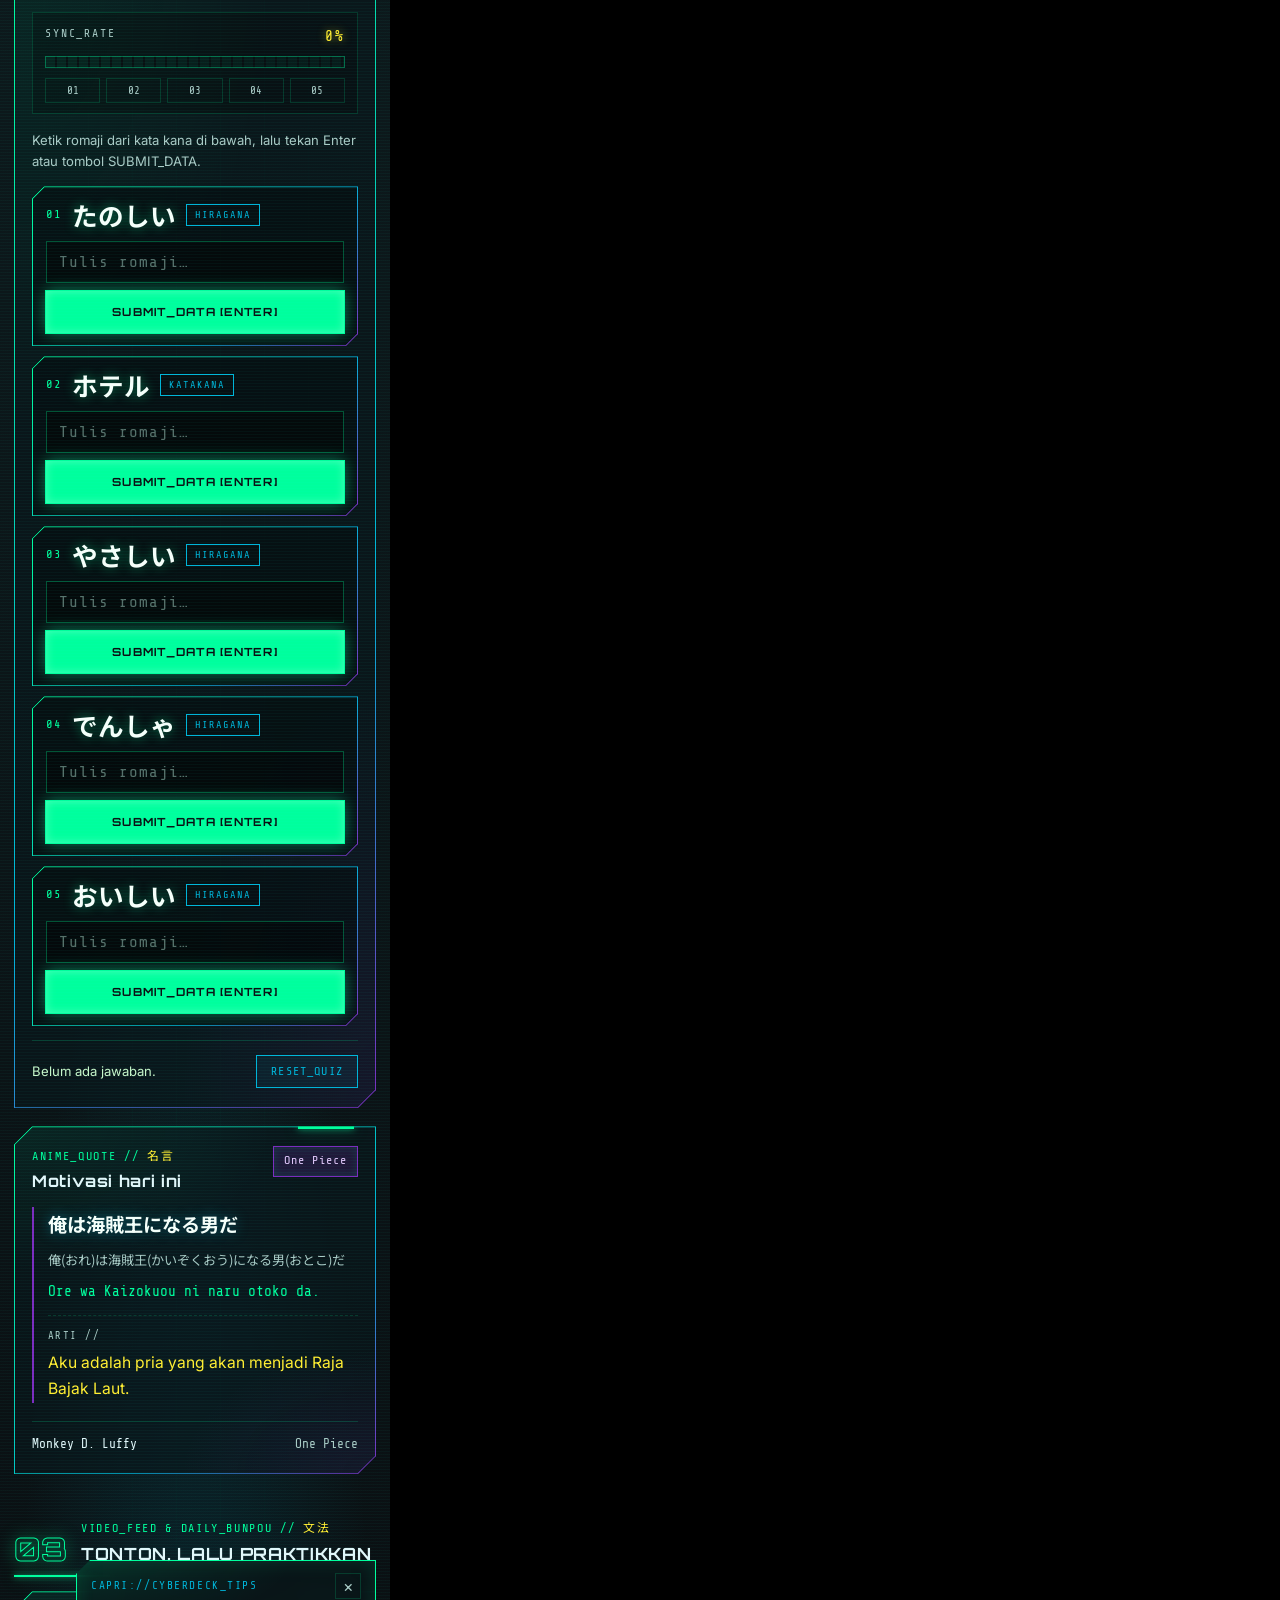
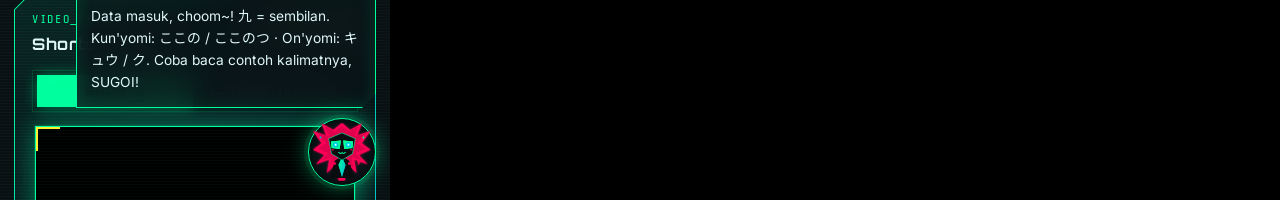
<file: _mobile-preview.html>
<!DOCTYPE html>
<html><body style="margin:0;background:#000">
<iframe id="f" src="index.html" style="width:390px;height:5000px;border:0;display:block"></iframe>
<script>
  // Report horizontal overflow inside the 390px viewport and flip a card for inspection.
  const f = document.getElementById("f");
  f.addEventListener("load", () => setTimeout(() => {
    const d = f.contentDocument;
    const vw = d.documentElement.clientWidth;
    const wide = [...d.querySelectorAll("body *")]
      .filter((el) => el.getBoundingClientRect().right > vw + 1)
      .slice(0, 8)
      .map((el) => el.tagName + "." + el.className + " " + Math.round(el.getBoundingClientRect().right));
    document.title = "vw=" + vw + " sw=" + d.documentElement.scrollWidth + " | " + wide.join(" ; ");
    const card = d.querySelector(".flashcard");
    if (card) card.click();
  }, 1500));
</script>
</body></html>
</file>
<file: style.css>
/* =========================================================
   DAILY JAPANESE // Cyberpunk Merak Ijo theme
   ========================================================= */

:root {
  color-scheme: dark;

  --bg: #0a0f12;
  --bg-2: #0d1b1e;
  --green: #00ff9d;
  --green-2: #00e676;
  --teal: #05d5b2;
  --blue: #00b4d8;
  --purple: #7b2cbf;
  --yellow: #ffee32;
  --mint: #c7f9cc;
  --magenta: #ff2e88;
  --magenta-soft: #ff7eb6;

  --text: #e0f7fa;
  --text-strong: #ffffff;
  --muted: #a9cbc6;
  --line: rgba(0, 255, 157, .16);
  --glass: rgba(10, 24, 28, .66);
  --glass-strong: rgba(9, 20, 24, .9);

  --font-display: "Orbitron", "Share Tech Mono", system-ui, sans-serif;
  --font-mono: "Share Tech Mono", ui-monospace, "Consolas", monospace;
  --font-body: "Inter", "Noto Sans JP", system-ui, -apple-system, sans-serif;
  --font-jp: "Noto Sans JP", "Hiragino Sans", "Yu Gothic", sans-serif;

  --topbar-h: 60px;
  --glow-green: 0 0 6px rgba(0, 255, 157, .7), 0 0 18px rgba(0, 255, 157, .35);
}

* { box-sizing: border-box; }

html {
  -webkit-text-size-adjust: 100%;
  scroll-behavior: smooth;
  scroll-padding-top: calc(var(--topbar-h) + 16px);
}

body {
  margin: 0;
  min-height: 100dvh;
  color: var(--text);
  font-family: var(--font-body);
  line-height: 1.6;
  background:
    radial-gradient(ellipse 60% 45% at 12% -8%, rgba(0, 255, 157, .14), transparent 70%),
    radial-gradient(ellipse 50% 40% at 100% 8%, rgba(123, 44, 191, .24), transparent 70%),
    radial-gradient(ellipse 70% 50% at 50% 110%, rgba(0, 180, 216, .16), transparent 70%),
    linear-gradient(180deg, var(--bg), var(--bg-2) 55%, var(--bg));
  background-attachment: fixed;
  -webkit-font-smoothing: antialiased;
  overflow-x: hidden;
}

/* Cyber grid */
body::before {
  content: "";
  position: fixed;
  inset: 0;
  z-index: -1;
  pointer-events: none;
  background-image:
    linear-gradient(rgba(0, 255, 157, .055) 1px, transparent 1px),
    linear-gradient(90deg, rgba(0, 255, 157, .055) 1px, transparent 1px);
  background-size: 44px 44px;
  -webkit-mask-image: radial-gradient(ellipse at 50% 25%, #000 25%, transparent 80%);
  mask-image: radial-gradient(ellipse at 50% 25%, #000 25%, transparent 80%);
}

/* Scanline overlay */
body::after {
  content: "";
  position: fixed;
  inset: 0;
  z-index: 90;
  pointer-events: none;
  background: repeating-linear-gradient(
    0deg,
    rgba(5, 213, 178, .045) 0 1px,
    transparent 1px 3px
  );
  mix-blend-mode: screen;
}

.scan-beam {
  position: fixed;
  left: 0;
  right: 0;
  top: -30vh;
  z-index: 89;
  height: 30vh;
  pointer-events: none;
  background: linear-gradient(180deg, transparent, rgba(0, 255, 157, .05) 60%, rgba(0, 180, 216, .09) 98%, transparent);
  animation: beam 7s linear infinite;
}

a { color: inherit; }
button, input { font-family: inherit; }
[hidden] { display: none !important; }
img { max-width: 100%; }

::selection { background: var(--green); color: var(--bg); }

:focus-visible {
  outline: 2px solid var(--yellow);
  outline-offset: 3px;
}

/* =========================================================
   HUD frame: polygonal cut corners + neon gradient edge.
   The element is clipped to the outer shape; ::before
   paints only the 1px ring (evenodd polygon with a hole),
   so the fill can stay translucent for the glass effect.
   ========================================================= */

.hud,
.flashcard-face {
  --cut: 18px;
  --edge: linear-gradient(135deg, var(--green), var(--teal) 35%, var(--blue) 65%, var(--purple));
  --shape: polygon(
    var(--cut) 0, 100% 0,
    100% calc(100% - var(--cut)), calc(100% - var(--cut)) 100%,
    0 100%, 0 var(--cut)
  );
  clip-path: var(--shape);
}

.hud {
  position: relative;
  background:
    radial-gradient(120% 70% at 0% 0%, rgba(0, 255, 157, .07), transparent 60%),
    radial-gradient(90% 60% at 100% 100%, rgba(123, 44, 191, .1), transparent 60%),
    var(--glass);
  -webkit-backdrop-filter: blur(14px) saturate(140%);
  backdrop-filter: blur(14px) saturate(140%);
}

.hud::before,
.flashcard-face::before {
  content: "";
  position: absolute;
  inset: 0;
  z-index: 1;
  pointer-events: none;
  background: var(--edge);
  clip-path: polygon(evenodd,
    var(--cut) 0, 100% 0,
    100% calc(100% - var(--cut)), calc(100% - var(--cut)) 100%,
    0 100%, 0 var(--cut), var(--cut) 0,
    calc(var(--cut) + .41px) 1px,
    1px calc(var(--cut) + .41px),
    1px calc(100% - 1px),
    calc(100% - var(--cut) - .41px) calc(100% - 1px),
    calc(100% - 1px) calc(100% - var(--cut) - .41px),
    calc(100% - 1px) 1px,
    calc(var(--cut) + .41px) 1px
  );
}

/* Small glowing notch on the top-right edge */
.hud::after {
  content: "";
  position: absolute;
  top: 0;
  right: 22px;
  z-index: 1;
  width: 56px;
  height: 3px;
  pointer-events: none;
  background: var(--green);
  box-shadow: var(--glow-green);
}

/* =========================================================
   Top bar
   ========================================================= */

.topbar {
  position: sticky;
  top: 0;
  z-index: 50;
  display: flex;
  align-items: center;
  justify-content: space-between;
  gap: 12px;
  min-height: var(--topbar-h);
  padding: 8px max(16px, env(safe-area-inset-left)) 8px max(16px, env(safe-area-inset-right));
  border-bottom: 1px solid var(--line);
  background: rgba(8, 14, 17, .78);
  -webkit-backdrop-filter: blur(14px);
  backdrop-filter: blur(14px);
}

.topbar::after {
  content: "";
  position: absolute;
  left: 0;
  bottom: -1px;
  width: 28%;
  height: 1px;
  background: linear-gradient(90deg, var(--green), transparent);
  box-shadow: var(--glow-green);
}

.topbar-brand {
  display: inline-flex;
  align-items: center;
  gap: 8px;
  min-width: 0;
  text-decoration: none;
}

.topbar-brand img {
  flex: 0 0 auto;
  width: 34px;
  height: 34px;
  filter: drop-shadow(0 0 6px rgba(0, 255, 157, .5));
}

.topbar-brand-text {
  font-family: var(--font-display);
  font-size: .78rem;
  font-weight: 700;
  letter-spacing: .12em;
  white-space: nowrap;
}

.topbar-brand-text em {
  margin: 0 4px;
  color: var(--green);
  font-style: normal;
}

.topbar-brand-text [lang="ja"] {
  color: var(--yellow);
  font-family: var(--font-jp);
  letter-spacing: .04em;
}

.topbar-nav {
  display: none;
  gap: 4px;
}

.topbar-nav a {
  position: relative;
  padding: 8px 14px;
  color: var(--muted);
  font-family: var(--font-mono);
  font-size: .82rem;
  letter-spacing: .08em;
  text-decoration: none;
  text-transform: uppercase;
  transition: color .2s ease;
}

.topbar-nav a span {
  margin-right: 6px;
  color: var(--green);
}

.topbar-nav a::after {
  content: "";
  position: absolute;
  left: 14px;
  right: 14px;
  bottom: 2px;
  height: 1px;
  background: var(--green);
  box-shadow: var(--glow-green);
  transform: scaleX(0);
  transform-origin: left;
  transition: transform .25s ease;
}

.topbar-nav a:hover { color: var(--text); }
.topbar-nav a:hover::after { transform: scaleX(1); }

.level-switch {
  display: flex;
  align-items: center;
  gap: 6px;
  min-width: 0;
}

.level-switch-label {
  color: var(--green);
  font-family: var(--font-mono);
  font-size: .72rem;
  letter-spacing: .12em;
}

.level-tabs {
  display: flex;
  gap: 4px;
  overflow-x: auto;
  scrollbar-width: none;
}

.level-tabs::-webkit-scrollbar { display: none; }

.level-btn {
  flex: 0 0 auto;
  min-width: 38px;
  padding: 6px 8px;
  border: 1px solid var(--line);
  background: rgba(0, 255, 157, .04);
  color: var(--muted);
  font-family: var(--font-display);
  font-size: .66rem;
  font-weight: 700;
  letter-spacing: .06em;
  cursor: pointer;
  clip-path: polygon(6px 0, 100% 0, 100% calc(100% - 6px), calc(100% - 6px) 100%, 0 100%, 0 6px);
  transition: background .2s ease, color .2s ease, border-color .2s ease;
}

.level-btn:hover {
  border-color: var(--green);
  color: var(--text);
}

.level-btn[aria-pressed="true"] {
  border-color: var(--green);
  background: var(--green);
  color: var(--bg);
  text-shadow: none;
}

/* =========================================================
   Layout shell
   ========================================================= */

.shell {
  width: min(100% - 28px, 1200px);
  margin: 0 auto;
  padding: 20px 0 calc(120px + env(safe-area-inset-bottom));
  display: flex;
  flex-direction: column;
  gap: 28px;
}

.content {
  display: flex;
  flex-direction: column;
  gap: 44px;
}

.content > * { animation: rise .6s ease both; }
.content > *:nth-child(2) { animation-delay: .06s; }
.content > *:nth-child(3) { animation-delay: .12s; }
.content > *:nth-child(4) { animation-delay: .18s; }

.section { scroll-margin-top: calc(var(--topbar-h) + 16px); }

.section-head {
  display: flex;
  align-items: flex-end;
  gap: 14px;
  margin-bottom: 14px;
  padding-bottom: 12px;
  border-bottom: 1px solid var(--line);
  position: relative;
}

.section-head::after {
  content: "";
  position: absolute;
  left: 0;
  bottom: -1px;
  width: 96px;
  height: 2px;
  background: var(--green);
  box-shadow: var(--glow-green);
}

.section-index {
  font-family: var(--font-display);
  font-size: 2.4rem;
  font-weight: 900;
  line-height: .9;
  color: transparent;
  -webkit-text-stroke: 1px var(--green);
  text-shadow: 0 0 18px rgba(0, 255, 157, .35);
}

.section-titles {
  flex: 1;
  min-width: 0;
}

.section-head h2 {
  margin: 0;
  font-family: var(--font-display);
  font-size: clamp(1.05rem, 3.6vw, 1.5rem);
  font-weight: 700;
  line-height: 1.25;
  letter-spacing: .04em;
  text-transform: uppercase;
}

.eyebrow {
  margin: 0 0 4px;
  color: var(--green);
  font-family: var(--font-mono);
  font-size: .74rem;
  letter-spacing: .14em;
  text-transform: uppercase;
}

.eyebrow [lang="ja"] {
  color: var(--yellow);
  font-family: var(--font-jp);
}

.hint-text {
  margin: 0 0 14px;
  color: var(--muted);
  font-size: .82rem;
  line-height: 1.6;
}

.grid-2 {
  display: grid;
  gap: 18px;
}

/* =========================================================
   Hero
   ========================================================= */

.hero {
  --cut: 28px;
  display: grid;
  gap: 18px;
  align-items: center;
  padding: 28px 20px;
  overflow: hidden;
}

.hero-copy {
  position: relative;
  z-index: 2;
  min-width: 0;
}

.hero-kicker {
  display: inline-flex;
  align-items: center;
  gap: 8px;
  margin: 0 0 12px;
  padding: 4px 10px;
  border: 1px solid var(--line);
  background: rgba(0, 255, 157, .06);
  color: var(--green);
  font-family: var(--font-mono);
  font-size: .74rem;
  letter-spacing: .12em;
}

.hero-kicker [lang="ja"] { color: var(--yellow); font-family: var(--font-jp); }

.status-dot {
  width: 8px;
  height: 8px;
  border-radius: 50%;
  background: var(--green);
  box-shadow: var(--glow-green);
  animation: blink 1.6s steps(2, start) infinite;
}

.hero-title {
  display: flex;
  flex-wrap: wrap;
  align-items: baseline;
  gap: 2px 14px;
  margin: 0;
  font-family: var(--font-display);
  font-size: clamp(2rem, 8vw, 4.4rem);
  font-weight: 900;
  line-height: 1.02;
  letter-spacing: .02em;
}

.glitch {
  position: relative;
  color: #f4fffa;
  text-shadow:
    0 0 4px rgba(255, 255, 255, .6),
    0 0 14px rgba(0, 255, 157, .75),
    0 0 36px rgba(0, 255, 157, .4);
}

.glitch::before,
.glitch::after {
  content: attr(data-text);
  position: absolute;
  inset: 0;
  pointer-events: none;
  opacity: .75;
}

.glitch::before {
  color: var(--blue);
  clip-path: inset(0 0 62% 0);
  transform: translate(-2px, 0);
  animation: glitchTop 4.5s infinite steps(1);
}

.glitch::after {
  color: var(--magenta);
  clip-path: inset(58% 0 0 0);
  transform: translate(2px, 0);
  animation: glitchBottom 5.2s infinite steps(1);
}

.hero-title-sep {
  color: var(--green);
  text-shadow: var(--glow-green);
}

.hero-title-jp {
  color: var(--yellow);
  font-family: var(--font-jp);
  font-size: .62em;
  font-weight: 900;
  letter-spacing: .04em;
  text-shadow: 0 0 10px rgba(255, 238, 50, .55), 0 0 28px rgba(255, 238, 50, .25);
}

.hero-lead {
  max-width: 560px;
  margin: 16px 0 18px;
  color: var(--text);
  font-size: .95rem;
  line-height: 1.7;
}

.hero-meta {
  display: flex;
  flex-wrap: wrap;
  gap: 8px;
  margin-bottom: 20px;
}

.hud-chip {
  display: inline-flex;
  flex-direction: column;
  gap: 1px;
  min-width: 72px;
  padding: 6px 12px 7px;
  border-left: 2px solid var(--green);
  background: rgba(0, 255, 157, .06);
  font-family: var(--font-mono);
}

.hud-chip--date {
  flex-basis: 100%;
  border-left-color: var(--yellow);
  background: rgba(255, 238, 50, .05);
}

.hud-chip-label {
  color: var(--muted);
  font-size: .64rem;
  letter-spacing: .16em;
}

.hud-chip strong,
.hud-chip time {
  color: var(--text);
  font-family: var(--font-display);
  font-size: .9rem;
  font-weight: 700;
  letter-spacing: .04em;
}

.hud-chip time {
  font-family: var(--font-mono);
  font-size: .9rem;
  font-weight: 400;
  color: var(--yellow);
}

.hero-actions {
  display: flex;
  flex-wrap: wrap;
  gap: 10px;
}

.btn-neon,
.btn-ghost {
  display: inline-flex;
  align-items: center;
  justify-content: center;
  min-height: 44px;
  padding: 0 20px;
  font-family: var(--font-display);
  font-size: .76rem;
  font-weight: 700;
  letter-spacing: .12em;
  text-decoration: none;
  text-transform: uppercase;
  transition: box-shadow .2s ease, background .2s ease, color .2s ease, transform .2s ease;
}

.btn-neon {
  background: var(--green);
  color: var(--bg);
  box-shadow: 0 0 0 1px var(--green), 0 0 18px rgba(0, 255, 157, .55), inset 0 0 10px rgba(255, 255, 255, .35);
}

.btn-neon:hover {
  background: var(--yellow);
  box-shadow: 0 0 0 1px var(--yellow), 0 0 26px rgba(255, 238, 50, .6), inset 0 0 10px rgba(255, 255, 255, .4);
  transform: translateY(-1px);
}

.btn-ghost {
  border: 1px solid var(--blue);
  color: var(--blue);
  background: rgba(0, 180, 216, .06);
}

.btn-ghost:hover {
  color: var(--text);
  box-shadow: 0 0 18px rgba(0, 180, 216, .45);
}

.hero-mascot {
  position: relative;
  z-index: 2;
  display: flex;
  flex-direction: column;
  align-items: center;
  gap: 10px;
  margin: 0;
}

.hero-mascot-ring {
  position: relative;
  width: min(62vw, 230px);
  aspect-ratio: 1;
  display: grid;
  place-items: center;
}

.hero-mascot-ring::before,
.hero-mascot-ring::after {
  content: "";
  position: absolute;
  border-radius: 50%;
  pointer-events: none;
}

.hero-mascot-ring::before {
  inset: -4%;
  border: 1px dashed rgba(0, 255, 157, .45);
  animation: spin 24s linear infinite;
}

.hero-mascot-ring::after {
  inset: 8%;
  background: radial-gradient(circle, rgba(0, 255, 157, .22), rgba(123, 44, 191, .12) 55%, transparent 70%);
  filter: blur(6px);
}

.hero-mascot-ring img {
  position: relative;
  z-index: 1;
  width: 100%;
  height: auto;
  filter: drop-shadow(0 0 14px rgba(0, 255, 157, .45)) drop-shadow(4px 0 0 rgba(255, 46, 136, .35));
  animation: float 4.5s ease-in-out infinite;
}

.hero-mascot-badge {
  display: flex;
  flex-direction: column;
  align-items: center;
  padding: 8px 18px;
  border: 1px solid var(--green);
  background: rgba(10, 15, 18, .8);
  box-shadow: 0 0 16px rgba(0, 255, 157, .25), inset 0 0 12px rgba(0, 255, 157, .1);
  clip-path: polygon(10px 0, 100% 0, 100% calc(100% - 10px), calc(100% - 10px) 100%, 0 100%, 0 10px);
  text-align: center;
}

.hero-mascot-role {
  color: var(--muted);
  font-family: var(--font-mono);
  font-size: .64rem;
  letter-spacing: .2em;
}

.hero-mascot-badge strong {
  color: var(--green);
  font-family: var(--font-display);
  font-size: 1.15rem;
  font-weight: 900;
  letter-spacing: .3em;
  text-shadow: var(--glow-green);
}

.hero-mascot-badge [lang="ja"] {
  color: var(--yellow);
  font-family: var(--font-jp);
  font-size: .72rem;
}

/* =========================================================
   Loading / error state
   ========================================================= */

.state {
  display: flex;
  flex-direction: column;
  align-items: center;
  gap: 12px;
  padding: 44px 22px;
  color: var(--muted);
  font-family: var(--font-mono);
  font-size: .86rem;
  text-align: center;
}

.state p { margin: 0; }

.retry {
  border: 0;
  padding: 10px 20px;
  background: var(--green);
  color: var(--bg);
  font-family: var(--font-display);
  font-size: .72rem;
  font-weight: 700;
  letter-spacing: .1em;
  text-transform: uppercase;
  cursor: pointer;
  box-shadow: 0 0 16px rgba(0, 255, 157, .5);
}

.spinner {
  width: 22px;
  height: 22px;
  border: 2px solid rgba(0, 255, 157, .18);
  border-top-color: var(--green);
  border-right-color: var(--blue);
  border-radius: 50%;
  box-shadow: 0 0 12px rgba(0, 255, 157, .3);
  animation: spin .8s linear infinite;
}

/* =========================================================
   Panels
   ========================================================= */

.panel {
  padding: 20px 18px;
  min-width: 0;
}

.panel-head,
.quote-head {
  display: flex;
  align-items: flex-start;
  justify-content: space-between;
  gap: 12px;
  margin-bottom: 14px;
}

.panel-title {
  margin: 0;
  font-family: var(--font-display);
  font-size: 1rem;
  font-weight: 700;
  line-height: 1.35;
  letter-spacing: .04em;
}

.level-tag,
.video-desc,
.badge {
  flex: 0 0 auto;
  padding: 5px 10px;
  border: 1px solid var(--green);
  background: rgba(0, 255, 157, .08);
  color: var(--green);
  font-family: var(--font-mono);
  font-size: .74rem;
  letter-spacing: .08em;
  white-space: nowrap;
  box-shadow: inset 0 0 10px rgba(0, 255, 157, .12);
}

.badge {
  max-width: 48%;
  overflow: hidden;
  text-overflow: ellipsis;
  border-color: var(--purple);
  background: rgba(123, 44, 191, .2);
  color: #e5ccff;
}

.video-desc {
  border-color: var(--yellow);
  background: rgba(255, 238, 50, .07);
  color: var(--yellow);
}

/* =========================================================
   01 // Kanji flashcards
   ========================================================= */

.kanji-list {
  display: grid;
  grid-template-columns: 1fr;
  grid-auto-flow: row dense;
  gap: 14px;
}

.flashcard {
  position: relative;
  display: block;
  width: 100%;
  height: 360px;
  padding: 0;
  border: 0;
  background: transparent;
  color: var(--text);
  font: inherit;
  text-align: left;
  perspective: 1400px;
  cursor: pointer;
  transition: filter .3s ease;
}

.flashcard:hover,
.flashcard:focus-visible { filter: drop-shadow(0 0 14px rgba(0, 255, 157, .35)); }

.flashcard:focus-visible { outline: none; }
.flashcard:focus-visible .flashcard-face { --edge: linear-gradient(135deg, var(--yellow), var(--green)); }

.flashcard-inner {
  position: relative;
  display: block;
  width: 100%;
  height: 100%;
  transform-style: preserve-3d;
  transition: transform .7s cubic-bezier(.2, .8, .2, 1);
}

.flashcard.is-flipped .flashcard-inner { transform: rotateY(180deg); }

.flashcard-face {
  --cut: 22px;
  position: absolute;
  inset: 0;
  display: flex;
  flex-direction: column;
  overflow: hidden;
  backface-visibility: hidden;
  -webkit-backface-visibility: hidden;
}

.flashcard-front {
  align-items: center;
  justify-content: center;
  gap: 16px;
  padding: 20px;
  text-align: center;
  background:
    radial-gradient(circle at 50% 46%, rgba(0, 255, 157, .16), transparent 55%),
    linear-gradient(rgba(0, 255, 157, .05) 1px, transparent 1px) 0 0 / 22px 22px,
    linear-gradient(90deg, rgba(0, 255, 157, .05) 1px, transparent 1px) 0 0 / 22px 22px,
    linear-gradient(160deg, #0f2328, #0a1215 70%);
}

/* Crosshair ring behind the kanji */
.flashcard-front::after {
  content: "";
  position: absolute;
  top: 46%;
  left: 50%;
  width: min(62%, 220px);
  aspect-ratio: 1;
  border: 1px dashed rgba(0, 255, 157, .28);
  border-radius: 50%;
  transform: translate(-50%, -50%);
  pointer-events: none;
}

.flashcard.is-focus .flashcard-front {
  background:
    radial-gradient(circle at 50% 46%, rgba(255, 238, 50, .14), transparent 55%),
    radial-gradient(circle at 100% 0%, rgba(123, 44, 191, .3), transparent 50%),
    linear-gradient(rgba(0, 255, 157, .06) 1px, transparent 1px) 0 0 / 22px 22px,
    linear-gradient(90deg, rgba(0, 255, 157, .06) 1px, transparent 1px) 0 0 / 22px 22px,
    linear-gradient(160deg, #10282c, #0a1215 70%);
}

.flashcard.is-focus .flashcard-face {
  --edge: linear-gradient(135deg, var(--yellow), var(--green) 40%, var(--blue) 75%, var(--purple));
}

.flashcard-badge {
  position: absolute;
  top: 14px;
  left: 26px;
  z-index: 2;
  padding: 3px 9px;
  background: var(--yellow);
  color: var(--bg);
  font-family: var(--font-mono);
  font-size: .68rem;
  letter-spacing: .1em;
  text-transform: uppercase;
  box-shadow: 0 0 14px rgba(255, 238, 50, .55);
}

.flashcard-index {
  position: absolute;
  top: 14px;
  right: 16px;
  z-index: 2;
  color: var(--green);
  font-family: var(--font-mono);
  font-size: .72rem;
  letter-spacing: .12em;
}

.flashcard-kanji {
  position: relative;
  z-index: 2;
  font-family: var(--font-jp);
  font-size: 6rem;
  font-weight: 700;
  line-height: 1;
  color: #f2fff9;
  text-shadow:
    0 0 6px rgba(255, 255, 255, .55),
    0 0 18px rgba(0, 255, 157, .85),
    0 0 46px rgba(0, 255, 157, .45);
}

.flashcard.is-focus .flashcard-kanji {
  text-shadow:
    0 0 6px rgba(255, 255, 255, .55),
    0 0 18px rgba(0, 255, 157, .85),
    0 0 50px rgba(255, 238, 50, .4);
}

.flashcard-hint {
  position: relative;
  z-index: 2;
  display: inline-flex;
  align-items: center;
  gap: 8px;
  color: var(--muted);
  font-family: var(--font-mono);
  font-size: .74rem;
  letter-spacing: .1em;
  text-transform: uppercase;
}

.flashcard-hint::before {
  content: "";
  width: 7px;
  height: 7px;
  border-right: 1.5px solid var(--green);
  border-top: 1.5px solid var(--green);
  transform: rotate(45deg);
}

.flashcard:hover .flashcard-hint { color: var(--green); }

.flashcard-back {
  --edge: linear-gradient(135deg, var(--blue), var(--purple) 55%, var(--green));
  transform: rotateY(180deg);
  background:
    radial-gradient(120% 60% at 100% 0%, rgba(123, 44, 191, .22), transparent 60%),
    radial-gradient(100% 60% at 0% 100%, rgba(0, 180, 216, .14), transparent 60%),
    linear-gradient(160deg, #0d1d22, #0a1114);
}

.flashcard-scroll {
  position: relative;
  z-index: 0;
  display: block;
  height: 100%;
  padding: 16px 18px 18px;
  overflow-y: auto;
  overscroll-behavior: contain;
  scrollbar-width: thin;
  scrollbar-color: var(--green) transparent;
}

.flashcard-back-head {
  display: flex;
  align-items: center;
  gap: 14px;
  padding: 2px 0 10px 8px;
  border-bottom: 1px solid var(--line);
}

.flashcard-back-info {
  display: flex;
  flex-direction: column;
  min-width: 0;
}

.flashcard-back-kanji {
  font-family: var(--font-jp);
  font-size: 2.3rem;
  font-weight: 700;
  line-height: 1;
  color: var(--green);
  text-shadow: var(--glow-green);
}

.flashcard-back-meaning {
  color: var(--yellow);
  font-size: .95rem;
  font-weight: 700;
  line-height: 1.35;
}

.flashcard-back-level {
  display: block;
  margin-top: 2px;
  color: var(--muted);
  font-family: var(--font-mono);
  font-size: .68rem;
  letter-spacing: .14em;
}

.flashcard-reading-grid {
  display: grid;
  grid-template-columns: 1fr 1fr;
  gap: 8px;
  padding: 10px 0;
  border-bottom: 1px dashed var(--line);
}

.flashcard-reading {
  display: block;
  padding: 6px 8px;
  border-left: 2px solid var(--blue);
  background: rgba(0, 180, 216, .07);
}

.flashcard-reading-label {
  display: block;
  color: var(--blue);
  font-family: var(--font-mono);
  font-size: .64rem;
  letter-spacing: .1em;
  text-transform: uppercase;
}

.flashcard-reading-value {
  display: block;
  margin-top: 1px;
  font-family: var(--font-jp);
  font-size: .9rem;
  color: var(--mint);
}

.flashcard-example,
.flashcard-pattern {
  display: flex;
  flex-direction: column;
  gap: 2px;
  margin-top: 10px;
}

.flashcard-pattern {
  padding-top: 10px;
  border-top: 1px dashed var(--line);
}

.example-label {
  margin-bottom: 2px;
  color: var(--green);
  font-family: var(--font-mono);
  font-size: .66rem;
  letter-spacing: .14em;
  text-transform: uppercase;
}

.example-jp {
  margin: 0;
  font-family: var(--font-jp);
  font-size: .95rem;
  font-weight: 500;
  line-height: 1.65;
  color: #f4fffa;
}

.example-reading {
  margin: 0;
  color: var(--muted);
  font-family: var(--font-jp);
  font-size: .76rem;
  line-height: 1.55;
}

.example-meaning {
  margin: 0;
  color: var(--mint);
  font-size: .82rem;
  line-height: 1.55;
}

.flashcard-pattern .pattern-text {
  margin: 0;
  color: var(--muted);
  font-size: .78rem;
  line-height: 1.55;
}

/* =========================================================
   02 // Quiz
   ========================================================= */

.hud-meter {
  margin-bottom: 16px;
  padding: 12px 12px 10px;
  border: 1px solid var(--line);
  background: rgba(0, 0, 0, .25);
}

.hud-meter-top {
  display: flex;
  justify-content: space-between;
  margin-bottom: 8px;
  color: var(--muted);
  font-family: var(--font-mono);
  font-size: .72rem;
  letter-spacing: .16em;
}

.hud-meter-value {
  color: var(--yellow);
  font-size: .9rem;
  text-shadow: 0 0 8px rgba(255, 238, 50, .5);
}

.hud-meter-track {
  position: relative;
  height: 12px;
  overflow: hidden;
  border: 1px solid rgba(0, 255, 157, .35);
  background:
    repeating-linear-gradient(90deg, transparent 0 9px, rgba(10, 15, 18, .9) 9px 11px),
    rgba(0, 255, 157, .05);
}

.hud-meter-fill {
  position: absolute;
  inset: 0 auto 0 0;
  width: 0;
  background: linear-gradient(90deg, var(--teal), var(--green) 70%, var(--yellow));
  box-shadow: 0 0 14px rgba(0, 255, 157, .7);
  transition: width .5s cubic-bezier(.2, .8, .2, 1);
  -webkit-mask: repeating-linear-gradient(90deg, #000 0 9px, transparent 9px 11px);
  mask: repeating-linear-gradient(90deg, #000 0 9px, transparent 9px 11px);
}

.hud-meter-steps {
  display: grid;
  grid-template-columns: repeat(auto-fit, minmax(0, 1fr));
  grid-auto-flow: column;
  gap: 6px;
  margin: 10px 0 0;
  padding: 0;
  list-style: none;
}

.hud-step {
  padding: 3px 0;
  border: 1px solid var(--line);
  color: var(--muted);
  font-family: var(--font-mono);
  font-size: .68rem;
  text-align: center;
  transition: background .2s ease, color .2s ease, border-color .2s ease;
}

.hud-step.is-correct {
  border-color: var(--green);
  background: rgba(0, 255, 157, .16);
  color: var(--green);
}

.hud-step.is-wrong {
  border-color: var(--magenta);
  background: rgba(255, 46, 136, .14);
  color: var(--magenta-soft);
}

.quiz-list {
  display: grid;
  gap: 10px;
}

.quiz-item {
  --cut: 12px;
  padding: 13px 14px;
  background: rgba(4, 12, 14, .55);
  transition: background .25s ease;
}

.quiz-item.is-correct {
  --edge: linear-gradient(135deg, var(--green), var(--teal));
  background: rgba(0, 255, 157, .08);
}

.quiz-item.is-wrong {
  --edge: linear-gradient(135deg, var(--magenta), var(--purple));
  background: rgba(255, 46, 136, .07);
}

.quiz-item::after { display: none; }

/* Nested HUD cards sit inside a glass panel; skip a second blur pass */
.quiz-item,
.grammar-card {
  -webkit-backdrop-filter: none;
  backdrop-filter: none;
}

.quiz-question {
  display: flex;
  flex-wrap: wrap;
  align-items: center;
  gap: 10px;
}

.quiz-number {
  color: var(--green);
  font-family: var(--font-mono);
  font-size: .76rem;
  letter-spacing: .08em;
}

.quiz-kana {
  font-family: var(--font-jp);
  font-size: 1.6rem;
  font-weight: 700;
  line-height: 1.25;
  color: #f4fffa;
  text-shadow: 0 0 12px rgba(0, 255, 157, .45);
}

.quiz-type {
  padding: 2px 8px;
  border: 1px solid var(--blue);
  color: var(--blue);
  font-family: var(--font-mono);
  font-size: .64rem;
  letter-spacing: .1em;
  text-transform: uppercase;
}

.quiz-form {
  display: flex;
  flex-wrap: wrap;
  gap: 8px;
  margin-top: 10px;
}

.quiz-input {
  flex: 1 1 160px;
  min-width: 0;
  min-height: 42px;
  padding: 9px 12px;
  border: 1px solid rgba(0, 255, 157, .3);
  border-radius: 0;
  background: rgba(0, 0, 0, .4);
  color: var(--text);
  font-family: var(--font-mono);
  font-size: 1rem;
  letter-spacing: .06em;
  caret-color: var(--green);
  transition: border-color .2s ease, box-shadow .2s ease;
}

.quiz-input::placeholder { color: rgba(141, 181, 170, .6); }

.quiz-input:focus {
  border-color: var(--green);
  outline: none;
  box-shadow: 0 0 0 1px var(--green), 0 0 16px rgba(0, 255, 157, .35), inset 0 0 10px rgba(0, 255, 157, .12);
}

.quiz-input:disabled { opacity: .75; }

.quiz-submit {
  flex: 0 0 auto;
  min-height: 42px;
  padding: 0 16px;
  border: 0;
  background: var(--green);
  color: var(--bg);
  font-family: var(--font-display);
  font-size: .7rem;
  font-weight: 700;
  letter-spacing: .1em;
  cursor: pointer;
  box-shadow: 0 0 0 1px var(--green), 0 0 16px rgba(0, 255, 157, .5), inset 0 0 10px rgba(255, 255, 255, .3);
  transition: box-shadow .2s ease, background .2s ease, transform .15s ease;
}

.quiz-submit:hover:not(:disabled) {
  background: var(--yellow);
  box-shadow: 0 0 0 1px var(--yellow), 0 0 24px rgba(255, 238, 50, .6), inset 0 0 10px rgba(255, 255, 255, .4);
}

.quiz-submit:active:not(:disabled) { transform: translateY(1px); }

.quiz-submit:disabled {
  background: rgba(0, 255, 157, .12);
  color: var(--muted);
  box-shadow: 0 0 0 1px var(--line);
  cursor: default;
}

.quiz-feedback {
  display: flex;
  flex-direction: column;
  gap: 4px;
  margin: 0;
  font-family: var(--font-mono);
  font-size: .82rem;
  letter-spacing: .04em;
}

.quiz-feedback:not(:empty) {
  margin-top: 10px;
  padding: 10px 12px;
  border-left: 3px solid currentColor;
  background: rgba(0, 0, 0, .35);
}

.quiz-feedback.is-correct { color: var(--green); }
.quiz-feedback.is-wrong { color: var(--magenta-soft); }

.quiz-result-status {
  font-family: var(--font-display);
  font-size: .76rem;
  font-weight: 700;
  letter-spacing: .14em;
}

.quiz-result-row {
  display: flex;
  align-items: baseline;
  gap: 10px;
}

.quiz-result-label {
  flex: 0 0 52px;
  color: var(--muted);
  font-size: .68rem;
  letter-spacing: .14em;
  text-transform: uppercase;
}

.quiz-result-value {
  min-width: 0;
  color: var(--text-strong);
  font-size: .95rem;
  overflow-wrap: anywhere;
}

.quiz-result-meaning {
  font-family: var(--font-body);
  font-size: 1rem;
  font-weight: 700;
  color: var(--yellow);
}

.quiz-footer {
  display: flex;
  flex-wrap: wrap;
  align-items: center;
  justify-content: space-between;
  gap: 12px;
  margin-top: 14px;
  padding-top: 14px;
  border-top: 1px solid var(--line);
}

.quiz-message {
  flex: 1 1 200px;
  margin: 0;
  color: var(--mint);
  font-size: .82rem;
  line-height: 1.5;
}

.ghost-btn {
  flex: 0 0 auto;
  padding: 9px 14px;
  border: 1px solid var(--blue);
  background: rgba(0, 180, 216, .06);
  color: var(--blue);
  font-family: var(--font-mono);
  font-size: .74rem;
  letter-spacing: .1em;
  cursor: pointer;
  transition: box-shadow .2s ease, color .2s ease;
}

.ghost-btn:hover {
  color: var(--text);
  box-shadow: 0 0 16px rgba(0, 180, 216, .45);
}

/* Quote */

.quote-body {
  margin: 10px 0 0;
  padding: 0 0 0 14px;
  border-left: 2px solid var(--purple);
}

.quote-kanji {
  margin: 0;
  font-family: var(--font-jp);
  font-size: clamp(1.2rem, 4.6vw, 1.6rem);
  font-weight: 700;
  line-height: 1.8;
  color: #f4fffa;
  text-shadow: 0 0 14px rgba(0, 180, 216, .45);
}

.quote-furigana {
  margin: 8px 0 0;
  color: var(--muted);
  font-family: var(--font-jp);
  font-size: .82rem;
  line-height: 1.7;
}

.quote-romaji {
  margin: 8px 0 0;
  color: var(--green);
  font-family: var(--font-mono);
  font-size: .9rem;
  line-height: 1.6;
}

.quote-translation {
  margin: 12px 0 0;
  padding-top: 12px;
  border-top: 1px dashed var(--line);
  color: var(--yellow);
  font-size: .98rem;
  line-height: 1.7;
}

.quote-translation::before {
  content: "ARTI //";
  display: block;
  margin-bottom: 4px;
  color: var(--muted);
  font-family: var(--font-mono);
  font-size: .66rem;
  letter-spacing: .14em;
}

.quote-source {
  display: flex;
  align-items: center;
  justify-content: space-between;
  gap: 12px;
  margin-top: 18px;
  padding-top: 12px;
  border-top: 1px solid var(--line);
  font-family: var(--font-mono);
  font-size: .8rem;
}

.quote-source #quoteCharacter { color: var(--text); }
.quote-anime { color: var(--muted); text-align: right; }

.quote-panel.is-updating .quote-body { animation: quoteIn .45s ease; }

/* =========================================================
   03 // Video + bunpou
   ========================================================= */

.segmented {
  display: grid;
  grid-template-columns: 1fr 1fr;
  gap: 4px;
  margin-bottom: 14px;
  padding: 4px;
  border: 1px solid var(--line);
  background: rgba(0, 0, 0, .3);
}

.seg-btn {
  border: 0;
  padding: 9px 12px;
  background: transparent;
  color: var(--muted);
  font-family: var(--font-display);
  font-size: .7rem;
  font-weight: 700;
  letter-spacing: .1em;
  text-transform: uppercase;
  cursor: pointer;
  transition: background .2s ease, color .2s ease, box-shadow .2s ease;
}

.seg-btn:hover { color: var(--text); }

.seg-btn[aria-pressed="true"] {
  background: var(--green);
  color: var(--bg);
  box-shadow: 0 0 14px rgba(0, 255, 157, .45);
}

.video-frame {
  position: relative;
  width: 100%;
  overflow: hidden;
  border: 1px solid var(--green);
  background: #000;
  box-shadow:
    0 0 0 1px rgba(0, 255, 157, .15),
    0 0 22px rgba(0, 255, 157, .35),
    0 0 60px rgba(5, 213, 178, .12);
  transition: max-width .25s ease;
}

/* Yellow HUD brackets */
.video-frame::before,
.video-frame::after {
  content: "";
  position: absolute;
  z-index: 3;
  width: 22px;
  height: 22px;
  pointer-events: none;
}

.video-frame::before {
  top: 0;
  left: 0;
  border-top: 2px solid var(--yellow);
  border-left: 2px solid var(--yellow);
}

.video-frame::after {
  right: 0;
  bottom: 0;
  border-right: 2px solid var(--yellow);
  border-bottom: 2px solid var(--yellow);
}

.video-frame.is-short {
  max-width: 320px;
  margin-inline: auto;
  aspect-ratio: 9 / 16;
}

.video-frame.is-wide { aspect-ratio: 16 / 9; }

.player {
  position: absolute;
  inset: 0;
  width: 100%;
  height: 100%;
  border: 0;
  opacity: 1;
  transition: opacity .3s ease;
}

.player.is-loading { opacity: 0; }

.video-loading {
  position: absolute;
  inset: 0;
  z-index: 2;
  display: flex;
  flex-direction: column;
  align-items: center;
  justify-content: center;
  gap: 10px;
  background:
    repeating-linear-gradient(0deg, rgba(0, 255, 157, .05) 0 1px, transparent 1px 4px),
    #050a0c;
  color: var(--green);
  font-family: var(--font-mono);
  font-size: .78rem;
  letter-spacing: .14em;
}

.video-meta {
  display: flex;
  flex-wrap: wrap;
  align-items: flex-start;
  justify-content: space-between;
  gap: 12px;
  margin-top: 14px;
}

.video-meta > div:first-child { flex: 1 1 200px; min-width: 0; }

.video-title {
  margin: 0;
  font-size: .9rem;
  font-weight: 600;
  line-height: 1.45;
}

.video-channel {
  margin: 3px 0 0;
  color: var(--muted);
  font-family: var(--font-mono);
  font-size: .76rem;
}

.video-links {
  display: flex;
  flex-wrap: wrap;
  gap: 6px;
}

.watch-link {
  flex: 0 0 auto;
  padding: 6px 12px;
  border: 1px solid var(--green);
  color: var(--green);
  font-family: var(--font-mono);
  font-size: .76rem;
  letter-spacing: .06em;
  text-decoration: none;
  transition: box-shadow .2s ease, background .2s ease;
}

.watch-link:hover {
  background: rgba(0, 255, 157, .1);
  box-shadow: 0 0 14px rgba(0, 255, 157, .4);
}

/* Bunpou accordion */

.grammar-list {
  display: grid;
  gap: 12px;
}

.grammar-card {
  --cut: 14px;
  background: rgba(4, 12, 14, .55);
}

.grammar-card::after { display: none; }

.grammar-details > summary {
  list-style: none;
}

.grammar-details > summary::-webkit-details-marker { display: none; }

.grammar-summary {
  display: flex;
  align-items: flex-start;
  gap: 12px;
  padding: 14px 16px;
  cursor: pointer;
  transition: background .2s ease;
}

.grammar-summary:hover { background: rgba(0, 255, 157, .05); }

.grammar-number {
  flex: 0 0 auto;
  padding-top: 3px;
  color: var(--green);
  font-family: var(--font-display);
  font-size: .78rem;
  font-weight: 900;
  letter-spacing: .08em;
  text-shadow: var(--glow-green);
}

.grammar-body {
  display: flex;
  flex: 1;
  flex-direction: column;
  align-items: flex-start;
  min-width: 0;
}

.grammar-title {
  margin: 0;
  font-family: var(--font-jp);
  font-size: 1.08rem;
  font-weight: 700;
  line-height: 1.4;
  color: var(--yellow);
  text-shadow: 0 0 10px rgba(255, 238, 50, .3);
}

.grammar-pattern {
  display: inline-block;
  margin-top: 6px;
  padding: 3px 9px;
  border: 1px solid rgba(0, 180, 216, .4);
  background: rgba(0, 180, 216, .08);
  color: var(--mint);
  font-family: var(--font-jp);
  font-size: .76rem;
  line-height: 1.5;
}

.grammar-chevron {
  flex: 0 0 auto;
  width: 10px;
  height: 10px;
  margin-top: 8px;
  border-right: 2px solid var(--green);
  border-bottom: 2px solid var(--green);
  transform: rotate(45deg);
  transition: transform .25s ease;
}

.grammar-details[open] .grammar-chevron { transform: rotate(-135deg); }

.grammar-content {
  padding: 0 16px 16px;
}

.grammar-explanation {
  margin: 0;
  padding-top: 12px;
  border-top: 1px dashed var(--line);
  color: var(--text);
  font-size: .86rem;
  line-height: 1.65;
}

.grammar-examples {
  display: grid;
  gap: 10px;
  margin-top: 12px;
}

.example-block {
  position: relative;
  padding: 12px 12px 12px 14px;
  background: rgba(0, 0, 0, .3);
}

.example-block--formal {
  border-left: 3px solid var(--green);
  background: linear-gradient(90deg, rgba(0, 255, 157, .08), rgba(0, 0, 0, .25) 60%);
}

.example-block--casual {
  border-left: 3px solid var(--purple);
  background: linear-gradient(90deg, rgba(123, 44, 191, .16), rgba(0, 0, 0, .25) 60%);
}

.example-tag {
  display: flex;
  align-items: center;
  gap: 8px;
  margin-bottom: 6px;
  color: var(--green);
  font-family: var(--font-mono);
  font-size: .7rem;
  letter-spacing: .12em;
  text-transform: uppercase;
}

.example-tag--casual { color: #d6b4ff; }

.capri-badge {
  flex: 0 0 auto;
  width: 26px;
  height: 26px;
  padding: 1px;
  border: 1px solid currentColor;
  border-radius: 50%;
  background: rgba(10, 15, 18, .9);
  box-shadow: 0 0 10px currentColor;
}

.example-tag-sub {
  color: var(--muted);
  font-family: var(--font-jp);
  letter-spacing: .04em;
  text-transform: none;
}

/* Footer */

.site-footer {
  margin: 0;
  color: var(--muted);
  font-family: var(--font-mono);
  font-size: .74rem;
  letter-spacing: .06em;
  text-align: center;
}

/* =========================================================
   Floating Capri widget
   ========================================================= */

.capri {
  position: fixed;
  right: max(14px, env(safe-area-inset-right));
  bottom: max(14px, env(safe-area-inset-bottom));
  z-index: 95;
  display: flex;
  flex-direction: column;
  align-items: flex-end;
  gap: 10px;
  pointer-events: none;
}

.capri > * { pointer-events: auto; }

.capri-bubble {
  --cut: 14px;
  width: min(300px, calc(100vw - 28px));
  padding: 12px 14px 14px;
  background:
    radial-gradient(120% 80% at 0% 0%, rgba(0, 255, 157, .1), transparent 60%),
    var(--glass-strong);
  -webkit-backdrop-filter: blur(14px);
  backdrop-filter: blur(14px);
  clip-path: polygon(var(--cut) 0, 100% 0, 100% calc(100% - var(--cut)), calc(100% - var(--cut)) 100%, 0 100%, 0 var(--cut));
  border: 1px solid var(--green);
  box-shadow: inset 0 0 18px rgba(0, 255, 157, .14);
  animation: bubbleIn .35s cubic-bezier(.2, .8, .2, 1);
}

.capri-bubble-head {
  display: flex;
  align-items: center;
  justify-content: space-between;
  gap: 8px;
  margin-bottom: 6px;
}

.capri-mood {
  color: var(--green);
  font-family: var(--font-mono);
  font-size: .7rem;
  letter-spacing: .14em;
}

.capri[data-mood="happy"] .capri-mood { color: var(--yellow); }
.capri[data-mood="oops"] .capri-mood { color: var(--magenta-soft); }
.capri[data-mood="think"] .capri-mood { color: var(--blue); }

.capri-close {
  width: 26px;
  height: 26px;
  border: 1px solid var(--line);
  background: transparent;
  color: var(--muted);
  font-size: 1rem;
  line-height: 1;
  cursor: pointer;
}

.capri-close:hover { border-color: var(--green); color: var(--text); }

.capri-text {
  margin: 0;
  color: var(--text);
  font-size: .86rem;
  line-height: 1.6;
}

.capri-toggle {
  position: relative;
  width: 68px;
  height: 68px;
  padding: 4px;
  border: 1px solid var(--green);
  border-radius: 50%;
  background: radial-gradient(circle, #10282c, #070d10 70%);
  cursor: pointer;
  box-shadow: 0 0 0 4px rgba(0, 255, 157, .08), 0 0 22px rgba(0, 255, 157, .45);
  transition: transform .2s ease, box-shadow .2s ease;
}

.capri-toggle:hover {
  transform: translateY(-2px) scale(1.04);
  box-shadow: 0 0 0 4px rgba(0, 255, 157, .14), 0 0 30px rgba(0, 255, 157, .6);
}

.capri-toggle img {
  display: block;
  width: 100%;
  height: 100%;
  animation: float 3.8s ease-in-out infinite;
}

.capri[data-mood="happy"] .capri-toggle img { animation: hop .5s ease 2, float 3.8s ease-in-out .9s infinite; }
.capri[data-mood="oops"] .capri-toggle img { animation: shake .45s ease 1, float 3.8s ease-in-out .5s infinite; }

.capri-ping {
  position: absolute;
  top: 3px;
  right: 3px;
  width: 12px;
  height: 12px;
  border: 2px solid var(--bg);
  border-radius: 50%;
  background: var(--yellow);
  box-shadow: 0 0 10px var(--yellow);
}

.capri-toggle[aria-expanded="true"] .capri-ping { display: none; }

/* =========================================================
   Animations
   ========================================================= */

@keyframes spin { to { transform: rotate(360deg); } }

@keyframes rise {
  from { opacity: 0; transform: translateY(14px); }
  to { opacity: 1; transform: translateY(0); }
}

@keyframes quoteIn {
  from { opacity: .3; transform: translateX(-6px); }
  to { opacity: 1; transform: translateX(0); }
}

@keyframes float {
  0%, 100% { transform: translateY(0); }
  50% { transform: translateY(-6px); }
}

@keyframes hop {
  0%, 100% { transform: translateY(0) scale(1); }
  40% { transform: translateY(-10px) scale(1.06); }
}

@keyframes shake {
  0%, 100% { transform: translateX(0); }
  25% { transform: translateX(-4px) rotate(-6deg); }
  75% { transform: translateX(4px) rotate(6deg); }
}

@keyframes bubbleIn {
  from { opacity: 0; transform: translateY(8px) scale(.97); }
  to { opacity: 1; transform: translateY(0) scale(1); }
}

@keyframes blink { to { opacity: .2; } }

@keyframes beam {
  from { transform: translateY(0); }
  to { transform: translateY(160vh); }
}

@keyframes glitchTop {
  0%, 88%, 100% { transform: translate(-2px, 0); }
  90% { transform: translate(-6px, -1px); }
  93% { transform: translate(4px, 1px); }
  96% { transform: translate(-3px, 0); }
}

@keyframes glitchBottom {
  0%, 84%, 100% { transform: translate(2px, 0); }
  86% { transform: translate(7px, 1px); }
  90% { transform: translate(-4px, 0); }
  94% { transform: translate(3px, -1px); }
}

/* =========================================================
   Responsive
   ========================================================= */

@media (max-width: 420px) {
  .topbar-brand-text [lang="ja"],
  .topbar-brand-text em { display: none; }
  .level-btn { min-width: 34px; padding: 6px 6px; }
  .quiz-submit { flex: 1 1 100%; }
  .section-index { font-size: 2rem; }
}

@media (min-width: 640px) {
  .shell { width: min(100% - 48px, 1200px); padding-top: 28px; }
  .hero { padding: 36px 32px; }
  .panel { padding: 24px; }

  .kanji-list {
    grid-template-columns: repeat(2, minmax(0, 1fr));
    grid-auto-rows: 330px;
  }

  .flashcard { height: 100%; }
  .flashcard.is-focus { grid-column: span 2; }
  .flashcard.is-focus .flashcard-kanji { font-size: 7.5rem; }

  .grammar-examples { grid-template-columns: 1fr 1fr; }
  .hud-chip--date { flex-basis: auto; }
}

@media (min-width: 900px) {
  .topbar-nav { display: flex; }
}

@media (min-width: 1024px) {
  .hero {
    grid-template-columns: minmax(0, 1.5fr) minmax(260px, 1fr);
    gap: 32px;
    padding: 48px 48px;
  }

  .hero-mascot-ring { width: 300px; }

  .kanji-list {
    grid-template-columns: repeat(4, minmax(0, 1fr));
    grid-auto-rows: 320px;
  }

  .flashcard.is-focus {
    grid-column: span 2;
    grid-row: span 2;
  }

  .flashcard.is-focus .flashcard-kanji { font-size: 11rem; }
  .flashcard.is-focus .flashcard-front::after { width: min(62%, 360px); }
  .flashcard:not(.is-focus) .flashcard-kanji { font-size: 5.2rem; }

  .grid-2 {
    grid-template-columns: minmax(0, 1.15fr) minmax(0, 1fr);
    align-items: start;
    gap: 22px;
  }

  .grid-learn { grid-template-columns: minmax(0, 1fr) minmax(0, 1.15fr); }

  /* In the narrower column the two examples read better stacked */
  .grid-learn .grammar-examples { grid-template-columns: 1fr; }

  .capri-toggle { width: 78px; height: 78px; }
}

@media (min-width: 1280px) {
  .grid-learn .grammar-examples { grid-template-columns: 1fr 1fr; }
}

@media (prefers-reduced-motion: reduce) {
  html { scroll-behavior: auto; }

  .scan-beam { display: none; }

  .content > *,
  .quote-panel.is-updating .quote-body,
  .glitch::before,
  .glitch::after,
  .status-dot,
  .hero-mascot-ring::before,
  .hero-mascot-ring img,
  .capri-toggle img,
  .capri-bubble { animation: none !important; }

  .flashcard-inner,
  .video-frame,
  .player,
  .seg-btn,
  .level-btn,
  .hud-meter-fill { transition: none; }
}
</file>
